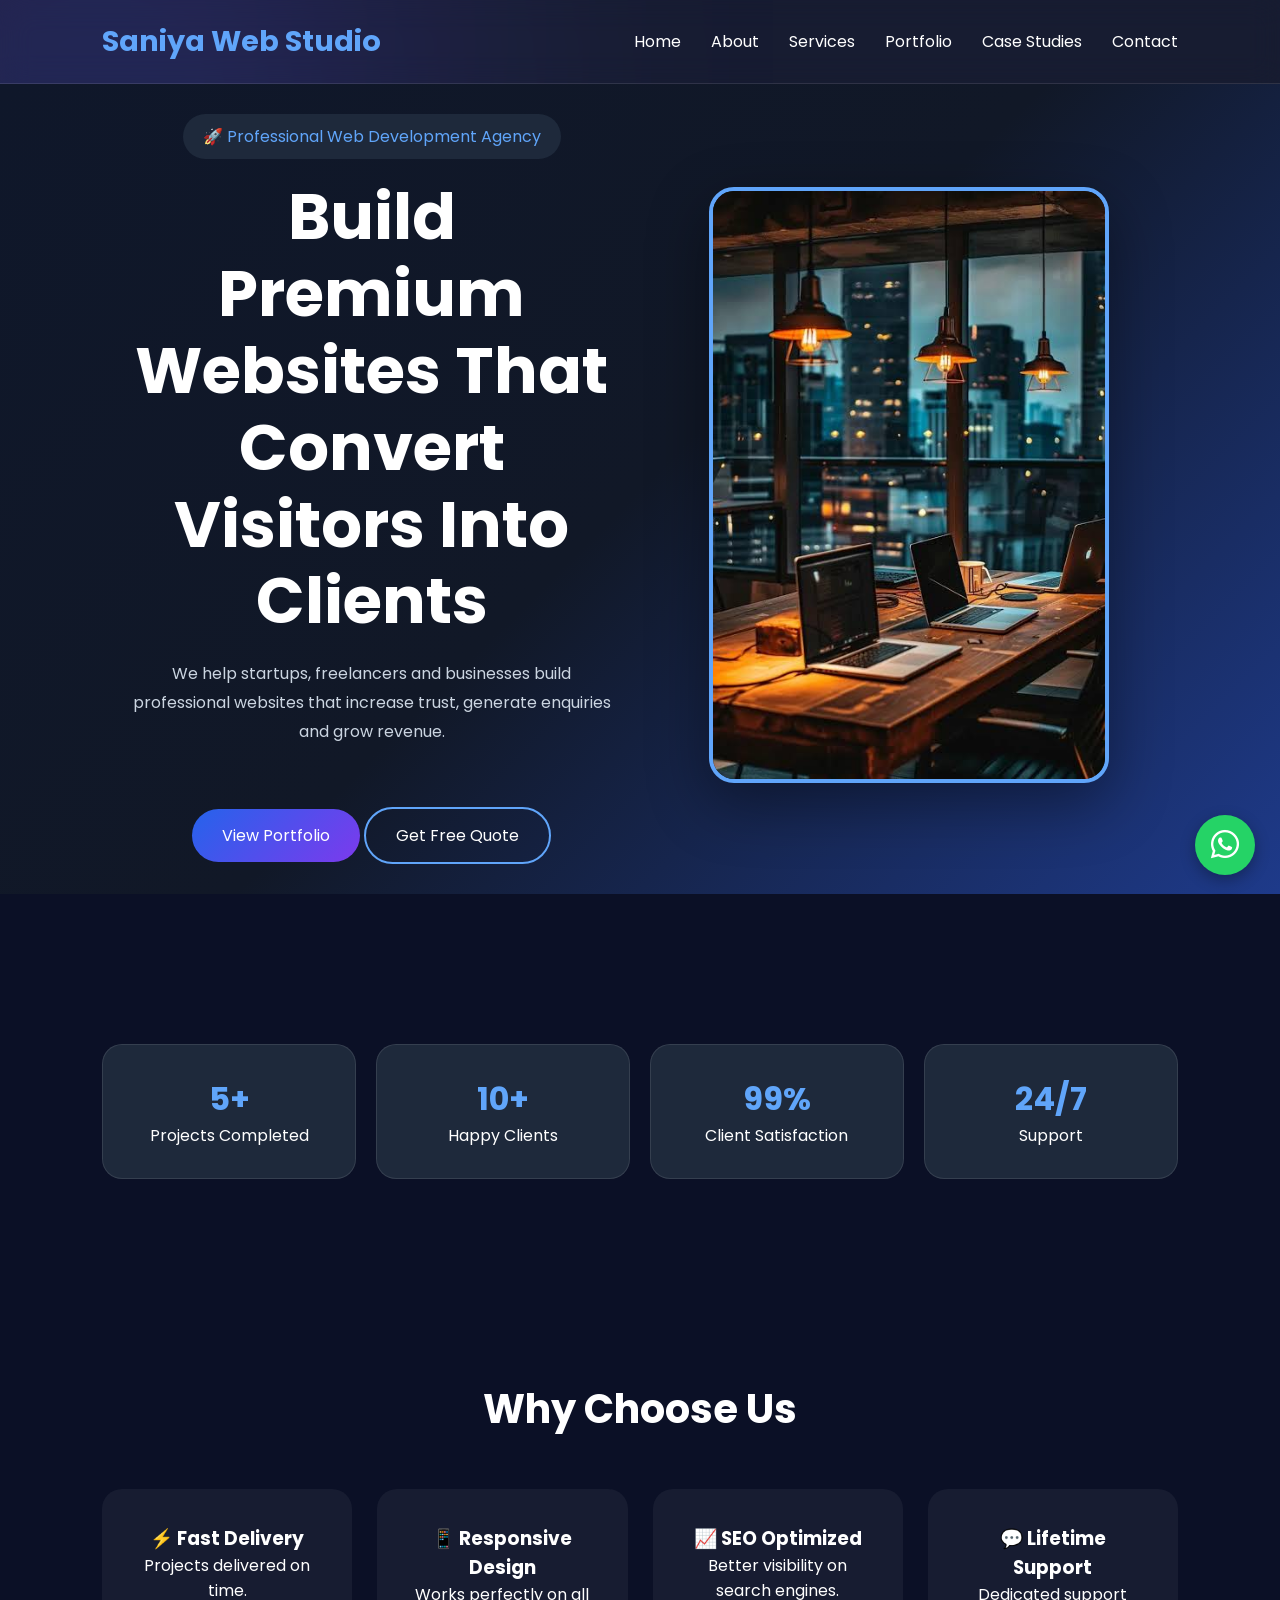
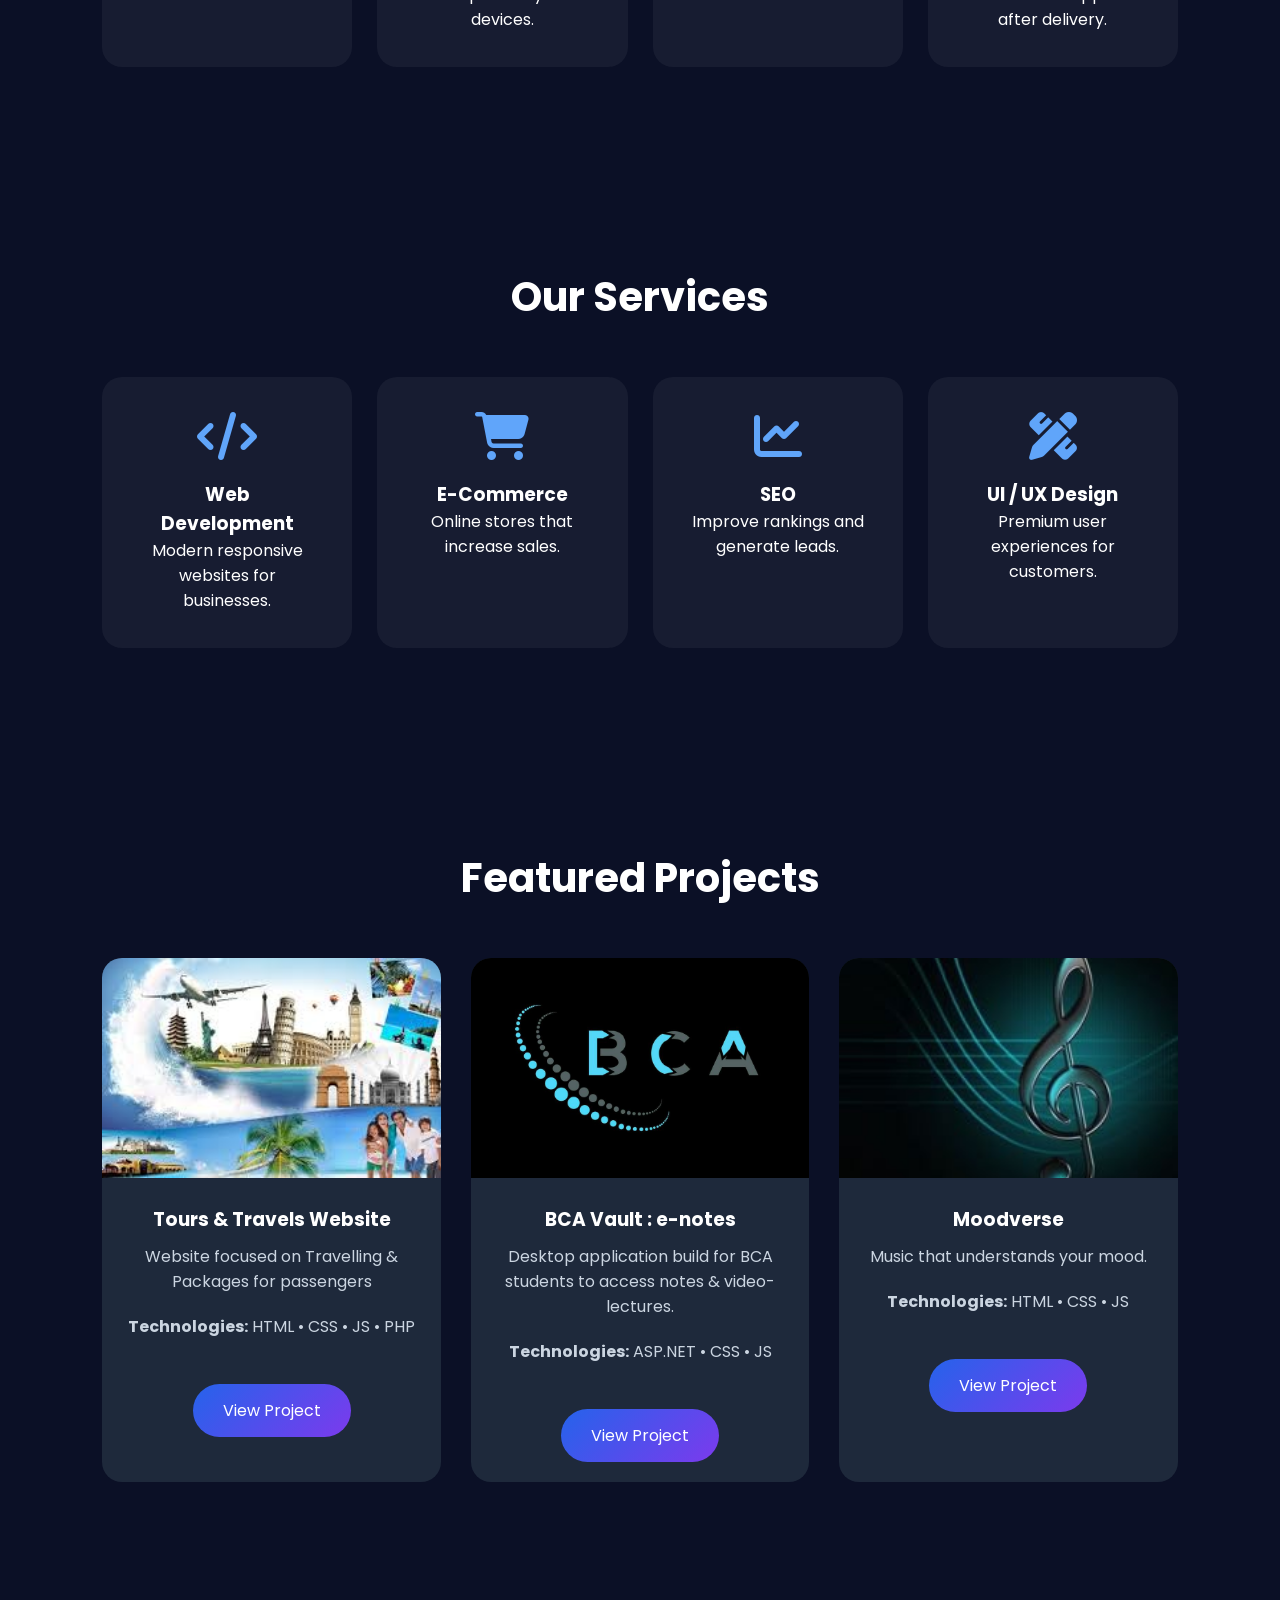
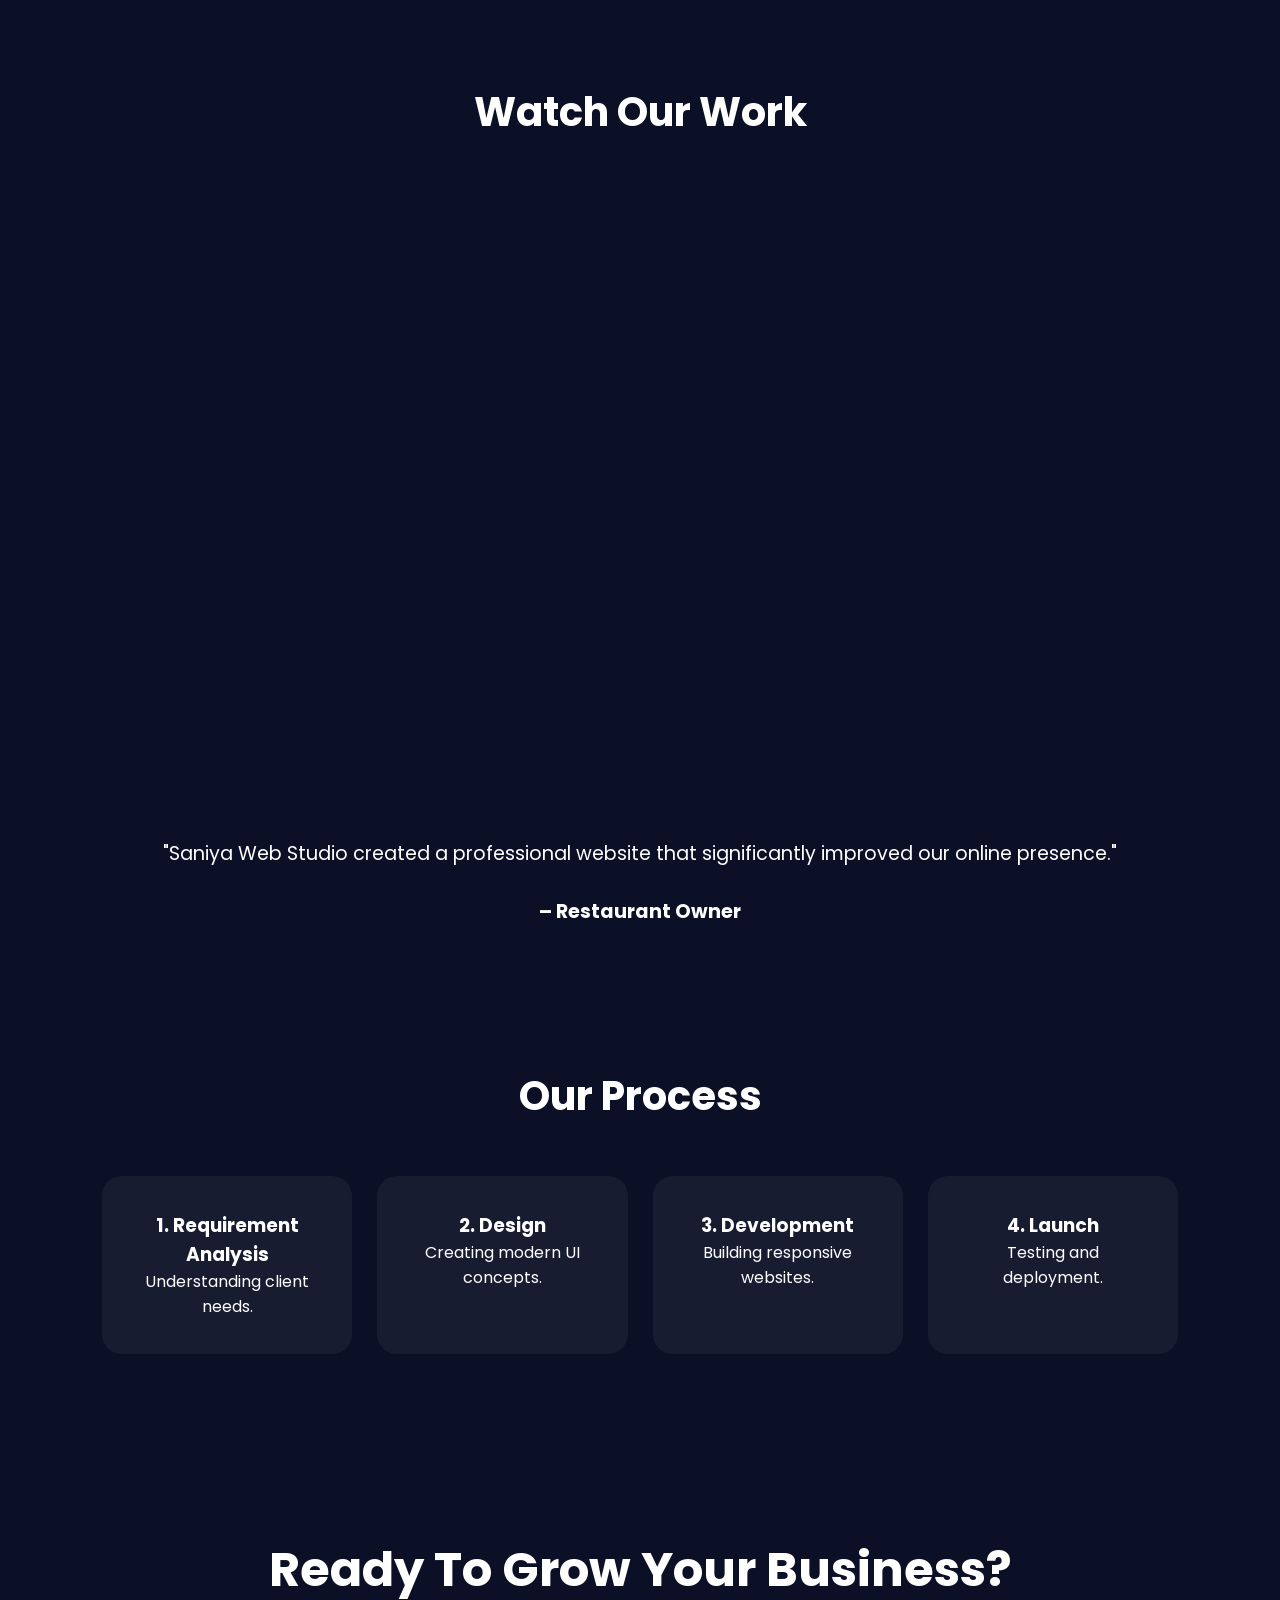
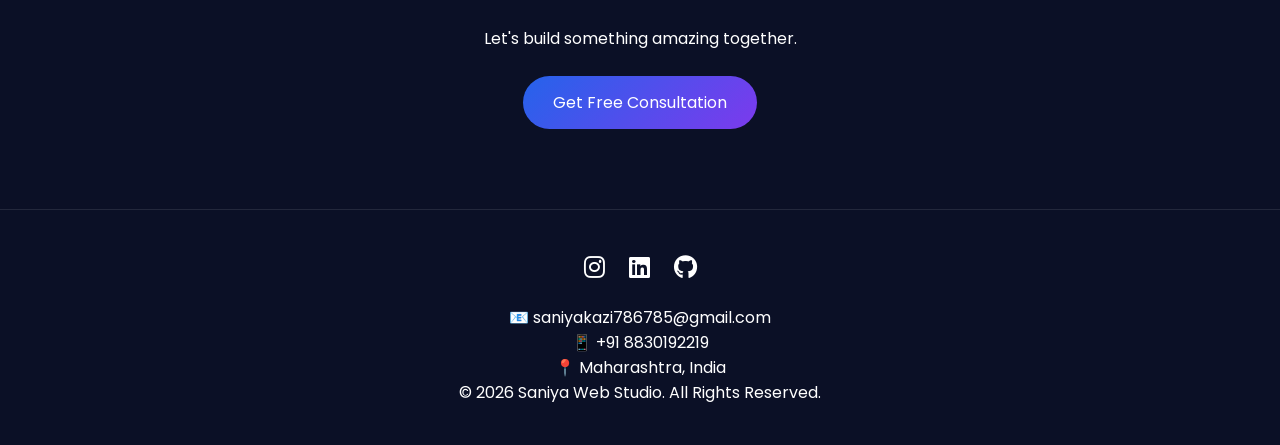
<file: index.html>
<!DOCTYPE html>
<html lang="en">
<head>
    <meta charset="UTF-8">
    <meta name="viewport" content="width=device-width, initial-scale=1.0">
    <meta name="description"
content="Professional Business Portfolio Website">

<meta name="keywords"
content="Portfolio, Web Development, SEO, Freelance">

<meta name="author"
content="Saniya Kazi">

    <!-- SEO -->
    <title>Saniya Web Studio | Professional Web Development Agency</title>
<!-- Force Cloudflare rebuild -->
    <!-- Google Analytics -->
    <script async src="https://www.googletagmanager.com/gtag/js?id=G-XXXXXXXXXX"></script>
    <script>
        window.dataLayer = window.dataLayer || [];
        function gtag(){dataLayer.push(arguments);}
        gtag('js', new Date());
        gtag('config', 'G-XXXXXXXXXX');
    </script>

    <link rel="stylesheet" href="style1.css">

    <link href="https://cdnjs.cloudflare.com/ajax/libs/font-awesome/6.5.1/css/all.min.css" rel="stylesheet">

<script type="application/ld+json">
{
 "@context":"https://schema.org",
 "@type":"Person",
 "name":"Your Name",
 "jobTitle":"Web Developer",
 "url":"https://yourwebsite.com",
 "email":"your@email.com"
}
</script>

</head>
<body>

<!-- NAVBAR -->
<header>
    <nav class="navbar">
        <div class="logo">Saniya Web Studio</div>

        <ul class="nav-links">
            <li><a href="index.html">Home</a></li>
            <li><a href="about.html">About</a></li>
            <li><a href="services.html">Services</a></li>
            <li><a href="portfolio.html">Portfolio</a></li>
            <li><a href="case-study.html">Case Studies</a></li>
            <li><a href="contact.html">Contact</a></li>
        </ul>
        
    </nav>
</header>

<!-- HERO -->
<section class="hero">

    <div class="hero-content">

        <div class="hero-text">

            <span class="tag">
                🚀 Professional Web Development Agency
            </span>

            <h1>
               Build Premium Websites
That Convert Visitors Into Clients
            </h1>

            <p>
                We help startups, freelancers and businesses
build professional websites that increase trust,
generate enquiries and grow revenue.
            </p>

            <div class="hero-buttons">

                <a href="portfolio.html" class="btn">
                    View Portfolio
                </a>

                <a href="contact.html" class="btn secondary-btn">
                    Get Free Quote
                </a>

            </div>

        </div>

        <div class="hero-image">

            <img src="images/dashboard.jpg" alt="Developer">

        </div>

    </div>

</section>
<section class="stats-section">

    <div class="stat-card">
        <h2>5+</h2>
        <p>Projects Completed</p>
    </div>

    <div class="stat-card">
        <h2>10+</h2>
        <p>Happy Clients</p>
    </div>

    <div class="stat-card">
        <h2>99%</h2>
        <p>Client Satisfaction</p>
    </div>

    <div class="stat-card">
        <h2>24/7</h2>
        <p>Support</p>
    </div>

</section>
<section>

    <h2 class="section-title">
        Why Choose Us
    </h2>

    <div class="service-grid">

        <div class="service-card">
            <h3>⚡ Fast Delivery</h3>
            <p>Projects delivered on time.</p>
        </div>

        <div class="service-card">
            <h3>📱 Responsive Design</h3>
            <p>Works perfectly on all devices.</p>
        </div>

        <div class="service-card">
            <h3>📈 SEO Optimized</h3>
            <p>Better visibility on search engines.</p>
        </div>

        <div class="service-card">
            <h3>💬 Lifetime Support</h3>
            <p>Dedicated support after delivery.</p>
        </div>

    </div>

</section>

<!-- SERVICES -->
<section class="services">

    <h2 class="section-title">Our Services</h2>

    <div class="service-grid">

        <div class="service-card">
            <i class="fa-solid fa-code"></i>
            <h3>Web Development</h3>
            <p>Modern responsive websites for businesses.</p>
        </div>

        <div class="service-card">
            <i class="fa-solid fa-cart-shopping"></i>
            <h3>E-Commerce</h3>
            <p>Online stores that increase sales.</p>
        </div>

        <div class="service-card">
            <i class="fa-solid fa-chart-line"></i>
            <h3>SEO</h3>
            <p>Improve rankings and generate leads.</p>
        </div>

        <div class="service-card">
            <i class="fa-solid fa-pen-ruler"></i>
            <h3>UI / UX Design</h3>
            <p>Premium user experiences for customers.</p>
        </div>

    </div>

</section>

<!-- FEATURED PROJECTS -->
<section class="projects">

    <h2 class="section-title">Featured Projects</h2>

    <div class="project-grid">

        <div class="project-card">
            <img src="images\tours_travels.jpg" alt="Project 1">
            <div class="project-info">
               <h3>Tours & Travels Website</h3>

<p>
 Website focused on Travelling & Packages for passengers
</p>

<p>
<strong>Technologies:</strong>
HTML • CSS • JS • PHP 
</p>

<a href="tours_travels.html" class="btn">
View Project
</a>
            </div>
        </div>

        <div class="project-card">
            <img src="images\bca1.jpg" alt="Project 2">
            <div class="project-info">
                <h3>BCA Vault : e-notes</h3>
                <p>
Desktop application build for BCA students to access notes & video-lectures.
</p>

<p>
<strong>Technologies:</strong>
ASP.NET • CSS • JS
</p>

<a href="BCA_Vault.html" class="btn">
View Project
</a>
            </div>
        </div>

        <div class="project-card">
            <img src="images\music.jpg" alt="Project 3">
            <div class="project-info">
                <h3>Moodverse</h3>
                <p>
Music that understands your mood.
</p>

<p>
<strong>Technologies:</strong>
HTML • CSS • JS
</p>

<a href="moodverse.html" class="btn">
View Project
</a>
            </div>
        </div>

    </div>

</section>

<!-- YOUTUBE VIDEO -->
<section class="video-section">

    <h2 class="section-title">Watch Our Work</h2>

    <iframe
        width="560"
        height="315"
        src="https://www.youtube.com/embed/2tdF13of8gs?si=Cxn4wZq8lUXxcrK4"
        title="YouTube video player"
        allowfullscreen>
    </iframe>

</section>

<!-- TESTIMONIALS -->
<div class="testimonial-slider">

    <div class="testimonial active">
        "Saniya Web Studio created a professional website that significantly improved our online presence."
        <br><br>
        <strong>– Restaurant Owner</strong>
    </div>

    <div class="testimonial">
        "The website was delivered before deadline and exceeded our expectations."
        <br><br>
        <strong>– E-Commerce Client</strong>
    </div>

    <div class="testimonial">
        "Our enquiries increased after launching the new website."
        <br><br>
        <strong>– Freelance Professional</strong>
    </div>

</div>

<section>

<h2 class="section-title">
Our Process
</h2>

<div class="service-grid">

<div class="service-card">
<h3>1. Requirement Analysis</h3>
<p>Understanding client needs.</p>
</div>

<div class="service-card">
<h3>2. Design</h3>
<p>Creating modern UI concepts.</p>
</div>

<div class="service-card">
<h3>3. Development</h3>
<p>Building responsive websites.</p>
</div>

<div class="service-card">
<h3>4. Launch</h3>
<p>Testing and deployment.</p>
</div>

</div>

</section>

<!-- CTA -->
<section class="cta">

    <h2>
        Ready To Grow Your Business?
    </h2>

    <p>
        Let's build something amazing together.
    </p>

    <a href="contact.html" class="btn">
        Get Free Consultation
    </a>

</section>

<!-- FOOTER -->
<footer>

    <div class="socials">


        <a href="https://www.instagram.com/itz.sanuu33?igsh=M2FmYW0yMnE4M292" target="_blank"><i class="fab fa-instagram"></i></a>

        <a href="https://www.linkedin.com/in/saniya-kazi03" target="_blank"><i class="fab fa-linkedin"></i></a>

        <a href="https://github.com/sanu0303" target="_blank"><i class="fab fa-github"></i></a>

    </div>
<div class="footer-contact">

    <p>
        📧 saniyakazi786785@gmail.com
    </p>

    <p>
        📱 +91 8830192219
    </p>

    <p>
        📍 Maharashtra, India
    </p>

</div>
    <p>© 2026 Saniya Web Studio. All Rights Reserved.</p>

</footer>

<script src="main.js"></script>


    <a href="https://wa.me/918830192219"
   class="whatsapp-float"
   target="_blank">

    <i class="fab fa-whatsapp"></i>

</a>

</body>
</html>
</file>
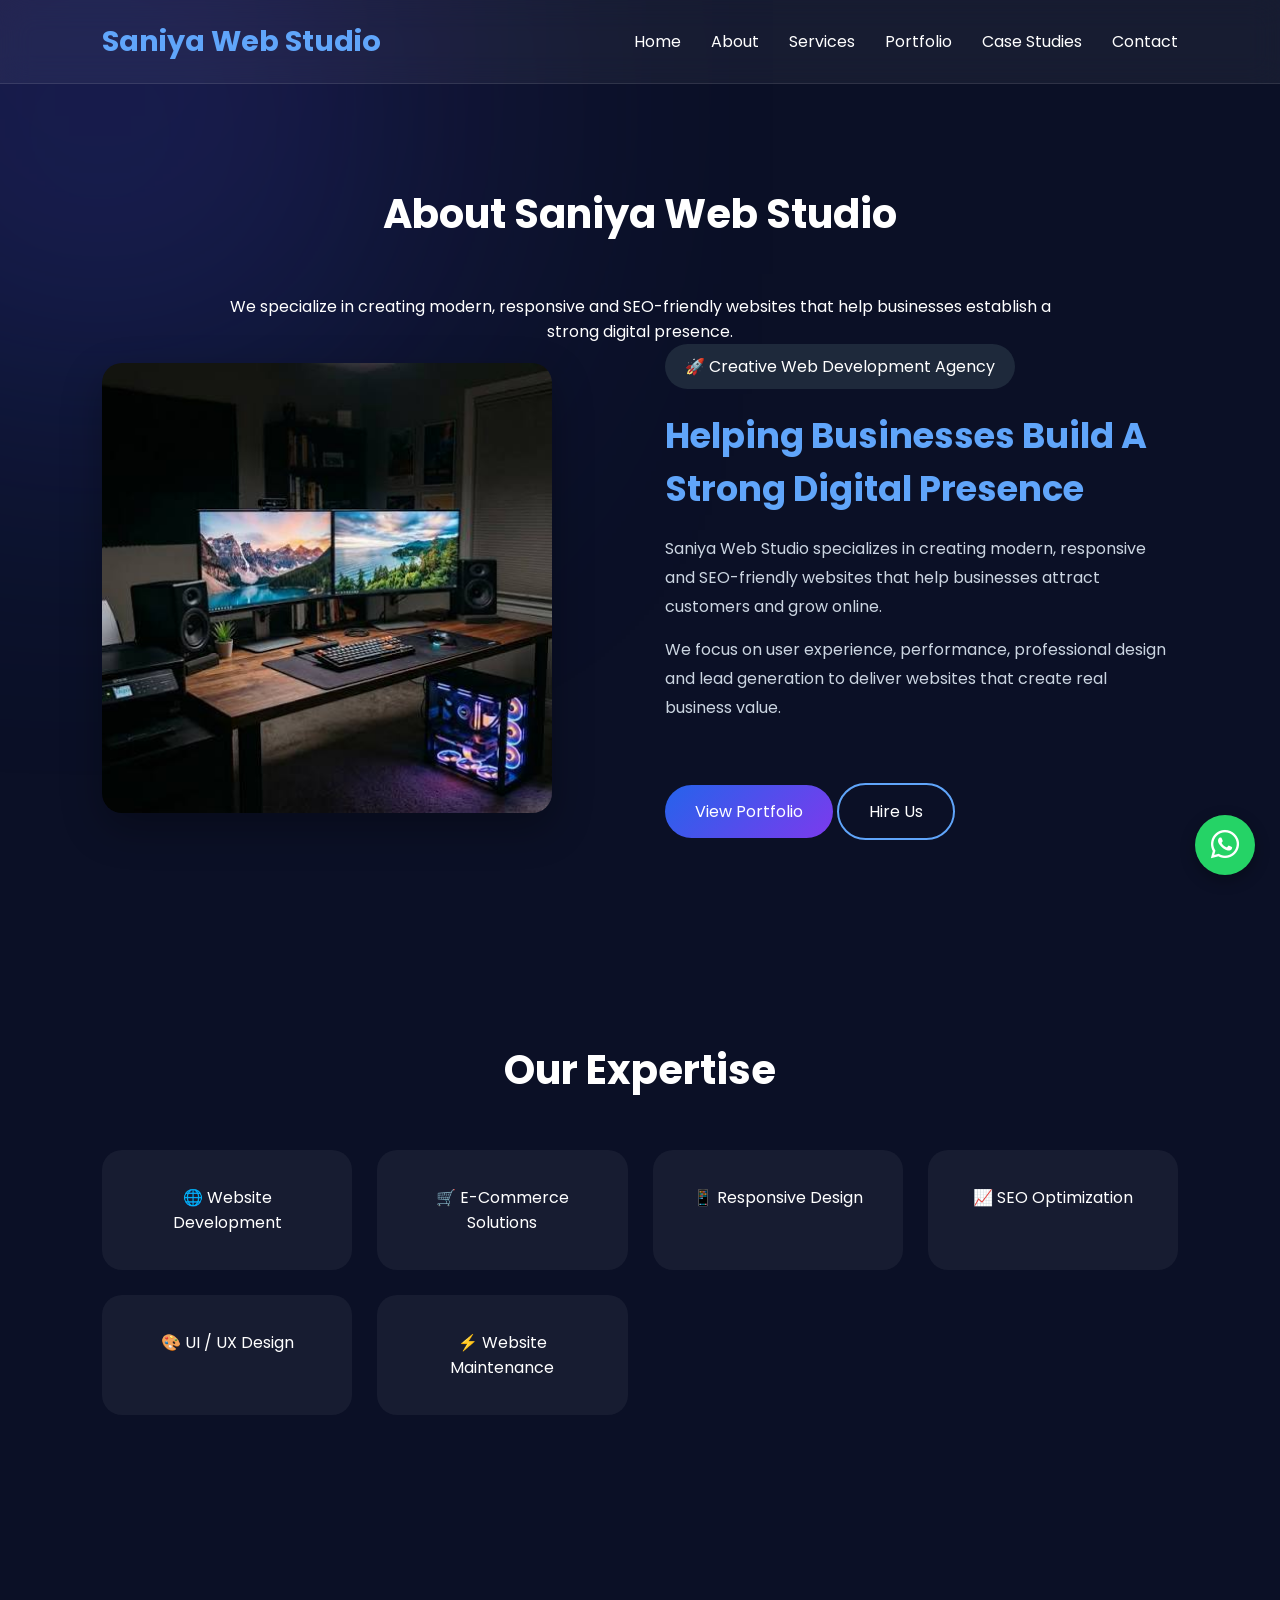
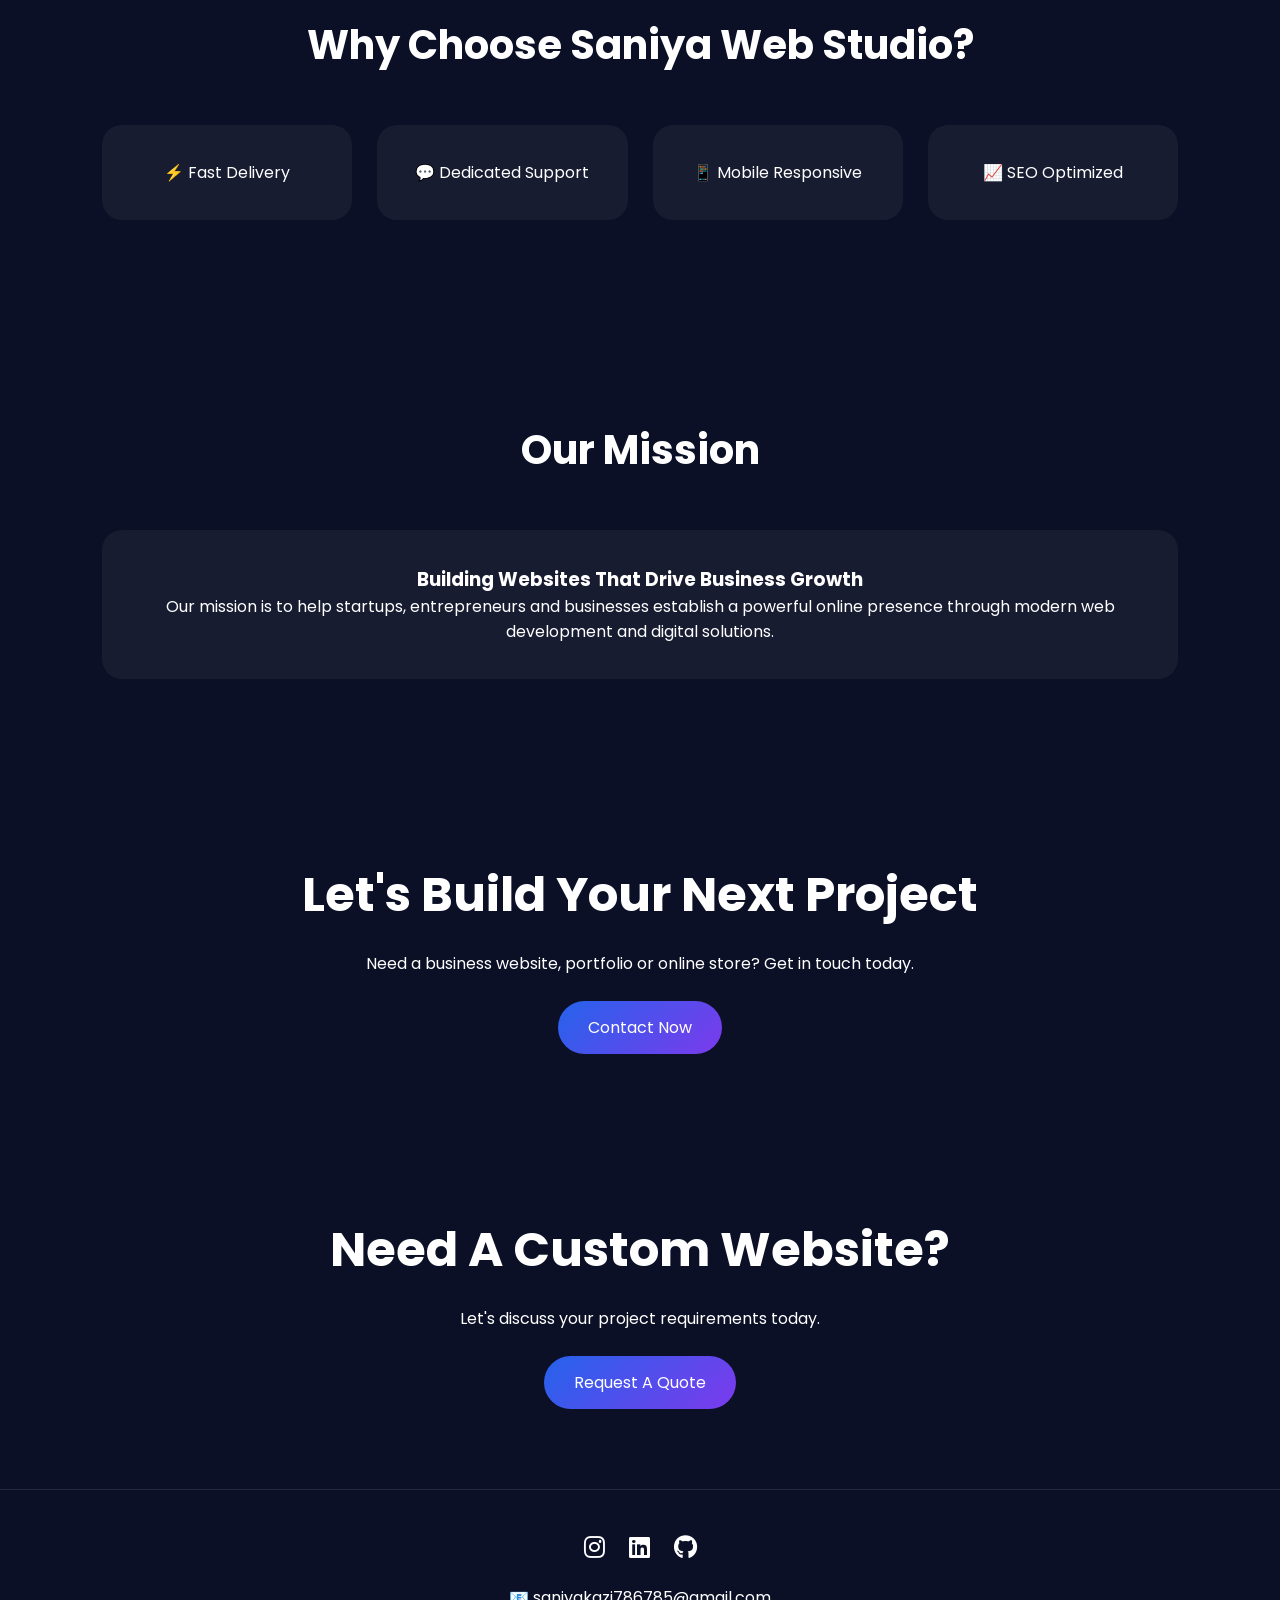
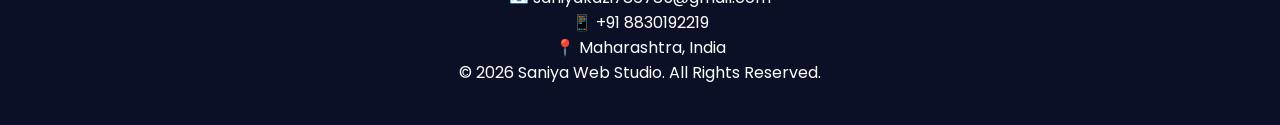
<file: about.html>
<!DOCTYPE html>
<html lang="en">

<head>
    <meta charset="UTF-8">
    <meta name="viewport" content="width=device-width, initial-scale=1.0">
    <meta name="description"
content="Professional Business Portfolio Website">

<meta name="keywords"
content="Portfolio, Web Development, SEO, Freelance">

<meta name="author"
content="Saniya Kazi">
    <title>About | Saniya Web Studio</title>

    <link rel="stylesheet" href="style1.css">

    <link href="https://cdnjs.cloudflare.com/ajax/libs/font-awesome/6.5.1/css/all.min.css" rel="stylesheet">
</head>

<body>

    <!-- Navbar Same as index.html -->

    <nav class="navbar">

        <div class="logo">Saniya Web Studio</div>

        <ul class="nav-links">
            <li><a href="index.html">Home</a></li>
            <li><a href="about.html">About</a></li>
            <li><a href="services.html">Services</a></li>
            <li><a href="portfolio.html">Portfolio</a></li>
            <li><a href="case-study.html">Case Studies</a></li>
            <li><a href="contact.html">Contact</a></li>
        </ul>

    </nav>

    <!-- About Section -->

   <section class="about-section">

    <h1 class="section-title">
        About Saniya Web Studio
    </h1>
<p style="text-align:center;max-width:850px;margin:auto;">
We specialize in creating modern, responsive and SEO-friendly
websites that help businesses establish a strong digital presence.
</p>
    <div class="about-container">

        <div class="about-image">
            <img src="images/laptop.jpg" alt="Web Development Agency">
        </div>

        <div class="about-content">

            <span class="tag">
                🚀 Creative Web Development Agency
            </span>

            <h2>
                Helping Businesses Build A Strong Digital Presence
            </h2>

            <p>
                Saniya Web Studio specializes in creating modern,
                responsive and SEO-friendly websites that help
                businesses attract customers and grow online.
            </p>

            <p>
                We focus on user experience, performance,
                professional design and lead generation to
                deliver websites that create real business value.
            </p>

            <div class="hero-buttons">

                <a href="portfolio.html" class="btn">
                    View Portfolio
                </a>

                <a href="contact.html" class="btn secondary-btn">
                    Hire Us
                </a>

            </div>

        </div>

    </div>

</section>

    <!-- Skills -->

   <section>

<h2 class="section-title">
Our Expertise
</h2>

<div class="service-grid">

<div class="service-card">
🌐 Website Development
</div>

<div class="service-card">
🛒 E-Commerce Solutions
</div>

<div class="service-card">
📱 Responsive Design
</div>

<div class="service-card">
📈 SEO Optimization
</div>

<div class="service-card">
🎨 UI / UX Design
</div>

<div class="service-card">
⚡ Website Maintenance
</div>

</div>

</section>

<section>

<h2 class="section-title">
Why Choose Saniya Web Studio?
</h2>

<div class="service-grid">

<div class="service-card">
⚡ Fast Delivery
</div>

<div class="service-card">
💬 Dedicated Support
</div>

<div class="service-card">
📱 Mobile Responsive
</div>

<div class="service-card">
📈 SEO Optimized
</div>

</div>

</section>

  <section>

<h2 class="section-title">
Our Mission
</h2>

<div class="service-card">

<h3>
Building Websites That Drive Business Growth
</h3>

<p>
Our mission is to help startups, entrepreneurs and
businesses establish a powerful online presence through
modern web development and digital solutions.
</p>

</div>

</section>

    <section class="cta">

<h2>
Let's Build Your Next Project
</h2>

<p>
Need a business website, portfolio or online store?
Get in touch today.
</p>

<a href="contact.html" class="btn">
Contact Now
</a>

</section>

      

    <a href="https://wa.me/918830192219"
   class="whatsapp-float"
   target="_blank">

    <i class="fab fa-whatsapp"></i>

</a>
<section class="cta">

<h2>
Need A Custom Website?
</h2>

<p>
Let's discuss your project requirements today.
</p>

<a href="contact.html" class="btn">
Request A Quote
</a>

</section>
<!-- FOOTER -->
<footer>

    <div class="socials">


        <a href="https://www.instagram.com/itz.sanuu33?igsh=M2FmYW0yMnE4M292" target="_blank"><i class="fab fa-instagram"></i></a>

        <a href="https://www.linkedin.com/in/saniya-kazi03" target="_blank"><i class="fab fa-linkedin"></i></a>

        <a href="https://github.com/sanu0303" target="_blank"><i class="fab fa-github"></i></a>

    </div>
    <div class="footer-contact">

    <p>
        📧 saniyakazi786785@gmail.com
    </p>

    <p>
        📱 +91 8830192219
    </p>

    <p>
        📍 Maharashtra, India
    </p>

</div>
    <p>© 2026 Saniya Web Studio. All Rights Reserved.</p>

</footer>
</body>

</html>
</file>
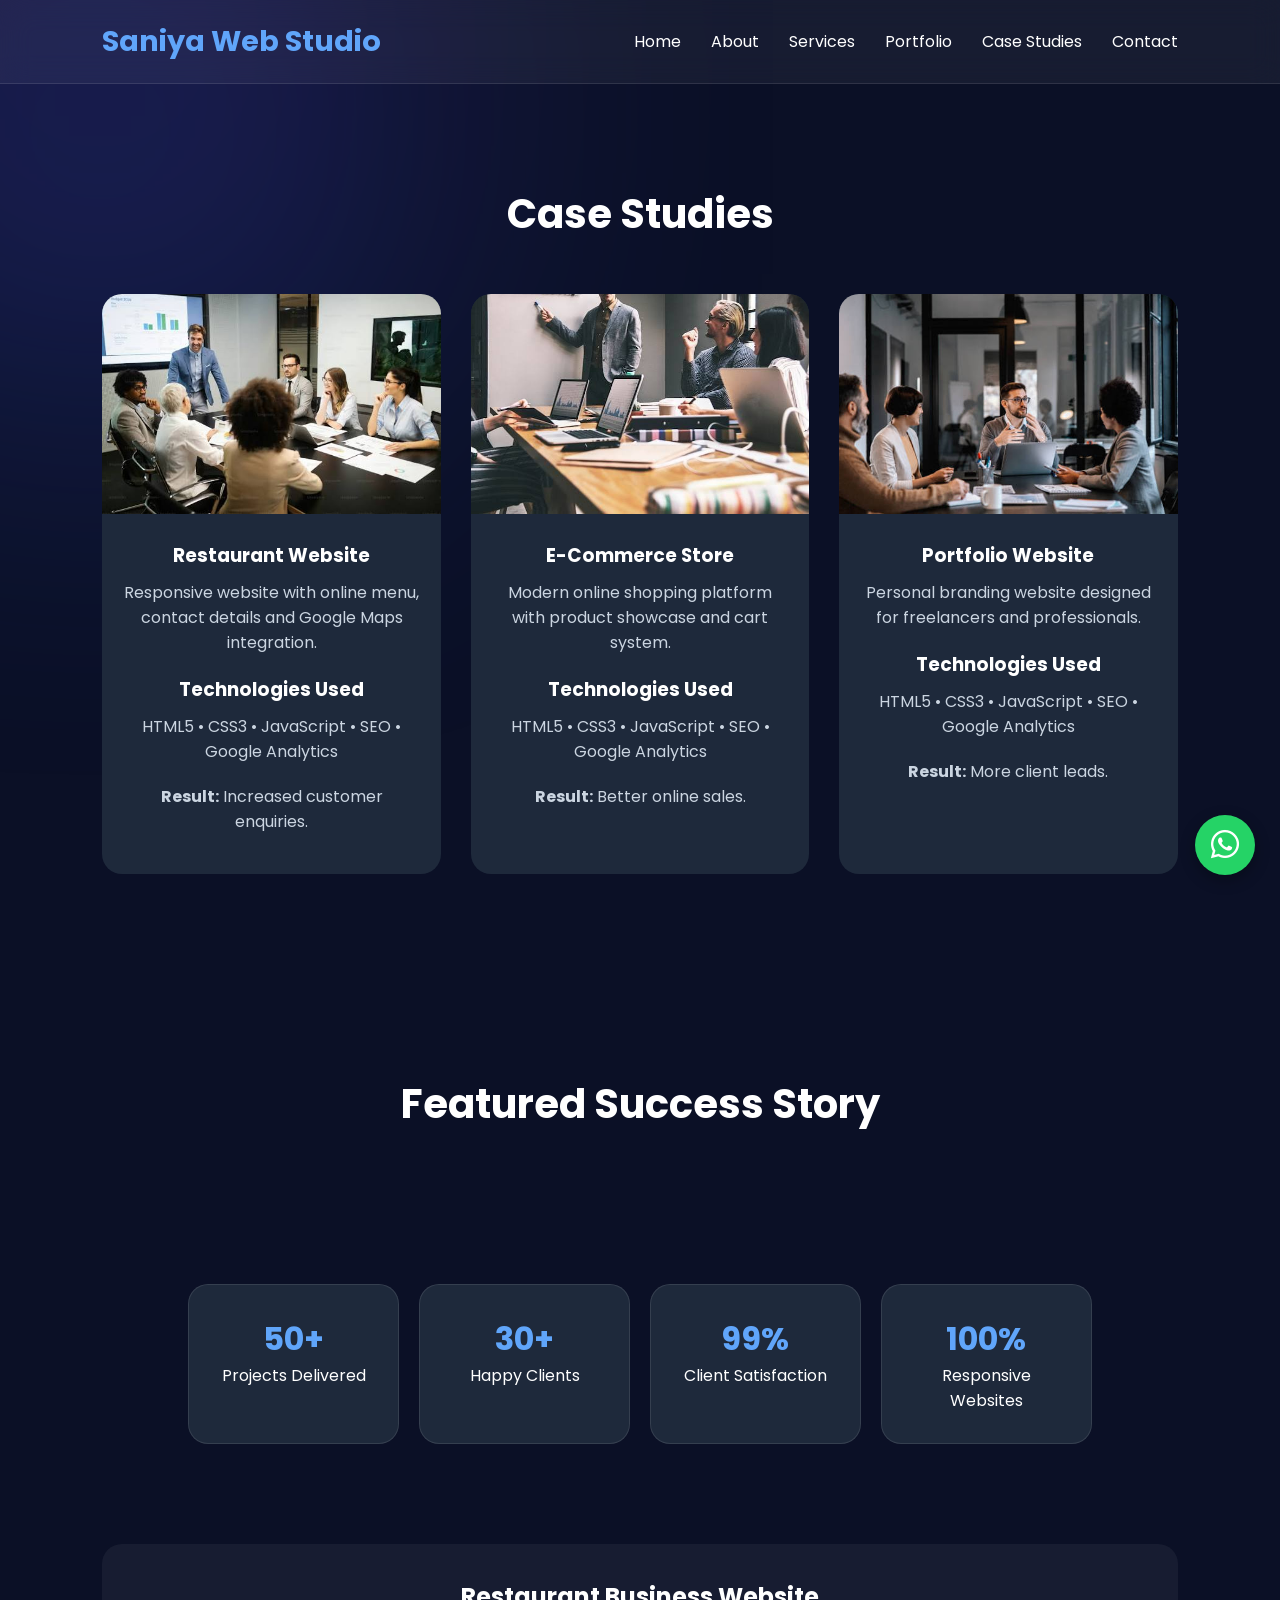
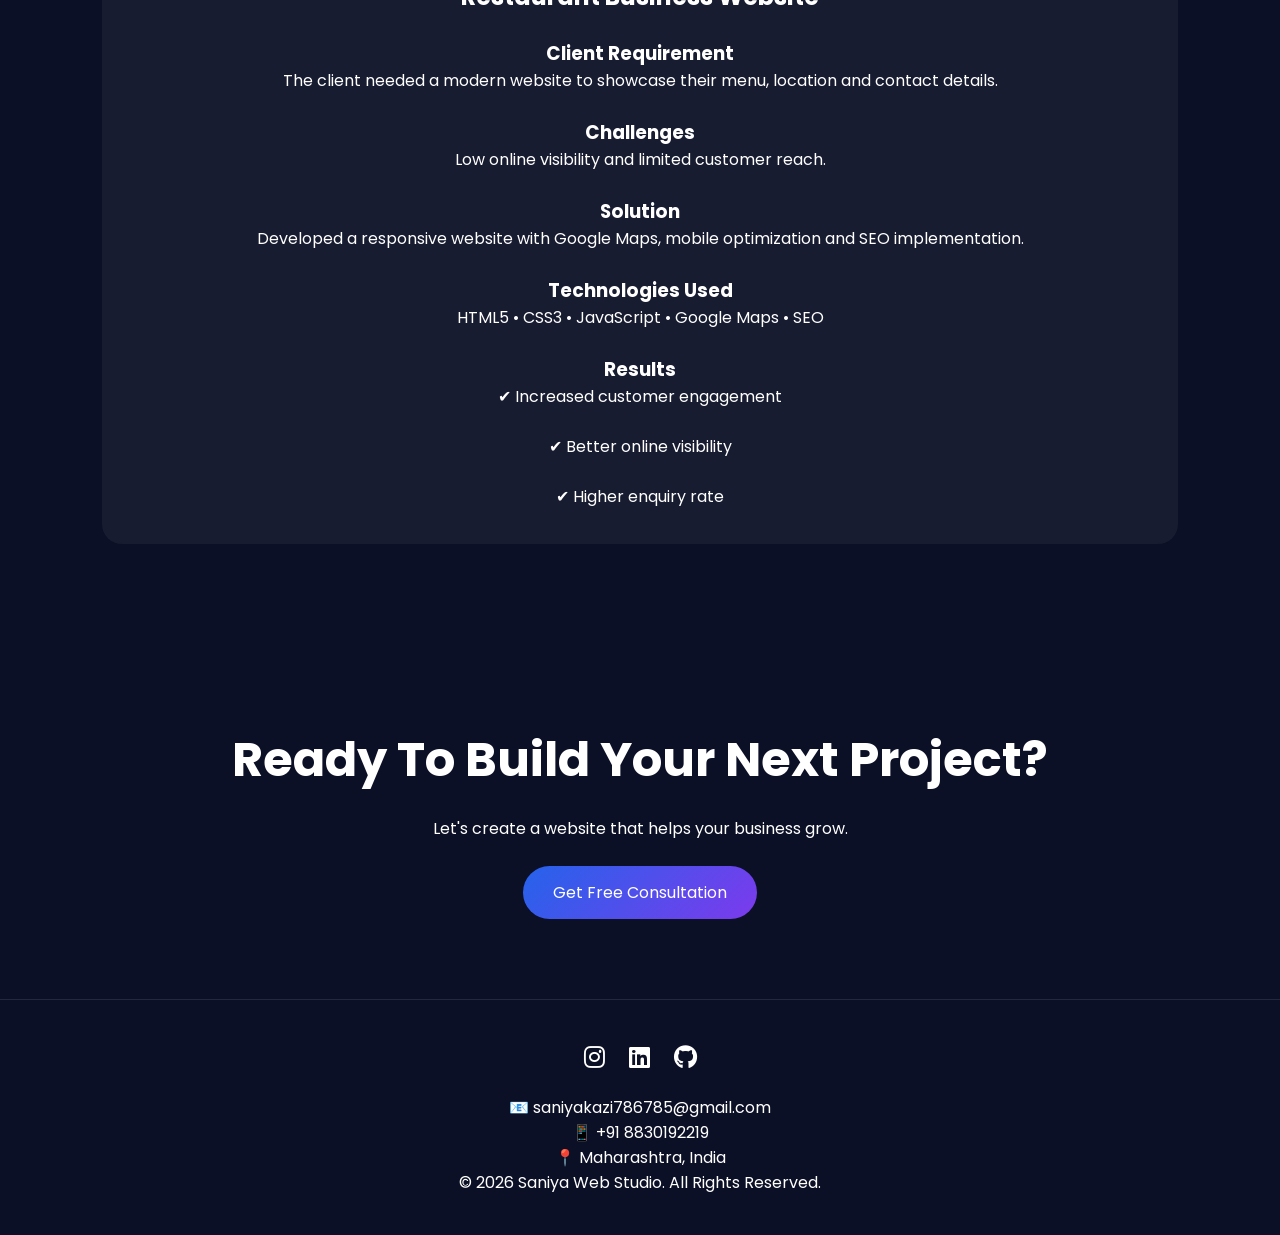
<file: case-study.html>
<!DOCTYPE html>
<html lang="en">
<head>
<meta charset="UTF-8">
<meta name="viewport" content="width=device-width, initial-scale=1.0">
<meta name="description"
content="Professional Business Portfolio Website">

<meta name="keywords"
content="Portfolio, Web Development, SEO, Freelance">

<meta name="author"
content="Saniya Kazi">
<title>Case Studies | Saniya Web Studio</title>
<link rel="stylesheet" href="style1.css">

<link rel="stylesheet" href="https://cdnjs.cloudflare.com/ajax/libs/font-awesome/6.5.1/css/all.min.css">
</head>

<body>

<nav class="navbar">
<div class="logo">Saniya Web Studio</div>

<ul class="nav-links">
<li><a href="index.html">Home</a></li>
<li><a href="about.html">About</a></li>
<li><a href="services.html">Services</a></li>
<li><a href="portfolio.html">Portfolio</a></li>
<li><a href="case-study.html">Case Studies</a></li>
<li><a href="contact.html">Contact</a></li>
</ul>
</nav>

<section>

<h1 class="section-title">
Case Studies
</h1>

<div class="project-grid">

    <div class="project-card">

        <img src="images/project1.jpg" alt="Restaurant Website">

        <div class="project-info">

            <h3>Restaurant Website</h3>

            <p>
                Responsive website with online menu,
                contact details and Google Maps integration.
            </p>
           <h3>Technologies Used</h3>

<p>
HTML5 • CSS3 • JavaScript • SEO • Google Analytics
</p>
            <p>
                <strong>Result:</strong> Increased customer enquiries.
            </p>

        </div>

    </div>

    <div class="project-card">

        <img src="images/project2.jpg" alt="Ecommerce">

        <div class="project-info">

            <h3>E-Commerce Store</h3>

            <p>
                Modern online shopping platform
                with product showcase and cart system.
            </p>
<h3>Technologies Used</h3>

<p>
HTML5 • CSS3 • JavaScript • SEO • Google Analytics
</p>
            <p>
                <strong>Result:</strong> Better online sales.
            </p>

        </div>

    </div>

    <div class="project-card">

        <img src="images/project3.jpg" alt="Portfolio">

        <div class="project-info">

            <h3>Portfolio Website</h3>

            <p>
                Personal branding website designed
                for freelancers and professionals.
            </p>
<h3>Technologies Used</h3>

<p>
HTML5 • CSS3 • JavaScript • SEO • Google Analytics
</p>
            <p>
                <strong>Result:</strong> More client leads.
            </p>

        </div>

    </div>

</div>

</section>

<section>

<h2 class="section-title">
Featured Success Story
</h2>
<section class="stats-section">

    <div class="stat-card">
        <h2>50+</h2>
        <p>Projects Delivered</p>
    </div>

    <div class="stat-card">
        <h2>30+</h2>
        <p>Happy Clients</p>
    </div>

    <div class="stat-card">
        <h2>99%</h2>
        <p>Client Satisfaction</p>
    </div>

    <div class="stat-card">
        <h2>100%</h2>
        <p>Responsive Websites</p>
    </div>

</section>
<div class="service-card">

<h2>Restaurant Business Website</h2>

<br>

<h3>Client Requirement</h3>

<p>
The client needed a modern website to showcase
their menu, location and contact details.
</p>

<br>

<h3>Challenges</h3>

<p>
Low online visibility and limited customer reach.
</p>

<br>

<h3>Solution</h3>

<p>
Developed a responsive website with Google Maps,
mobile optimization and SEO implementation.
</p>

<br>

<h3>Technologies Used</h3>

<p>
HTML5 • CSS3 • JavaScript • Google Maps • SEO
</p>

<br>

<h3>Results</h3>

<p>
✔ Increased customer engagement

<br><br>

✔ Better online visibility

<br><br>

✔ Higher enquiry rate
</p>

</div>

</section>

    <a href="https://wa.me/918830192219"
   class="whatsapp-float"
   target="_blank">

    <i class="fab fa-whatsapp"></i>

</a>

<section class="cta">

<h2>
Ready To Build Your Next Project?
</h2>

<p>
Let's create a website that helps your business grow.
</p>

<a href="contact.html" class="btn">
Get Free Consultation
</a>

</section>
<!-- FOOTER -->
<footer>

    <div class="socials">


        <a href="https://www.instagram.com/itz.sanuu33?igsh=M2FmYW0yMnE4M292" target="_blank"><i class="fab fa-instagram"></i></a>

        <a href="https://www.linkedin.com/in/saniya-kazi03" target="_blank"><i class="fab fa-linkedin"></i></a>

        <a href="https://github.com/sanu0303" target="_blank"><i class="fab fa-github"></i></a>

    </div>
<div class="footer-contact">

    <p>
        📧 saniyakazi786785@gmail.com
    </p>

    <p>
        📱 +91 8830192219
    </p>

    <p>
        📍 Maharashtra, India
    </p>

</div>
    <p>© 2026 Saniya Web Studio. All Rights Reserved.</p>

</footer>
</body>
</html>
</file>
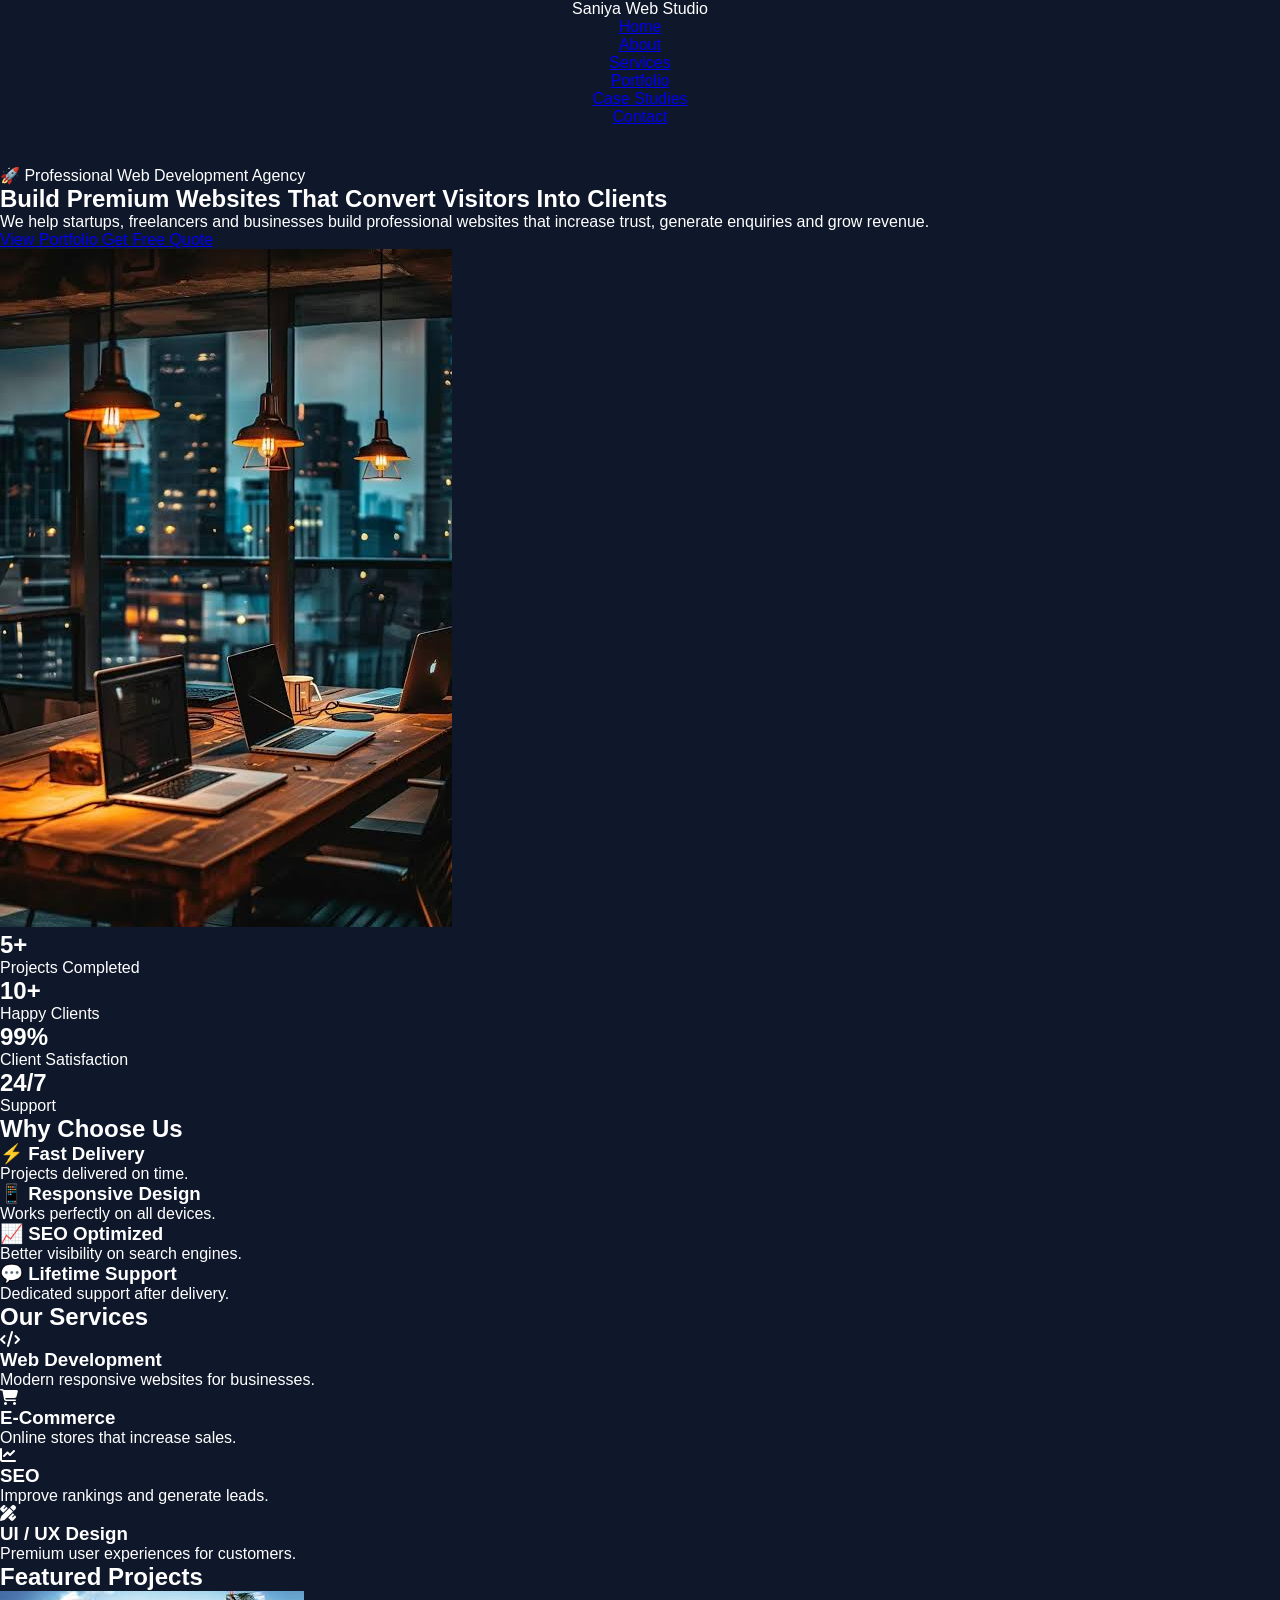
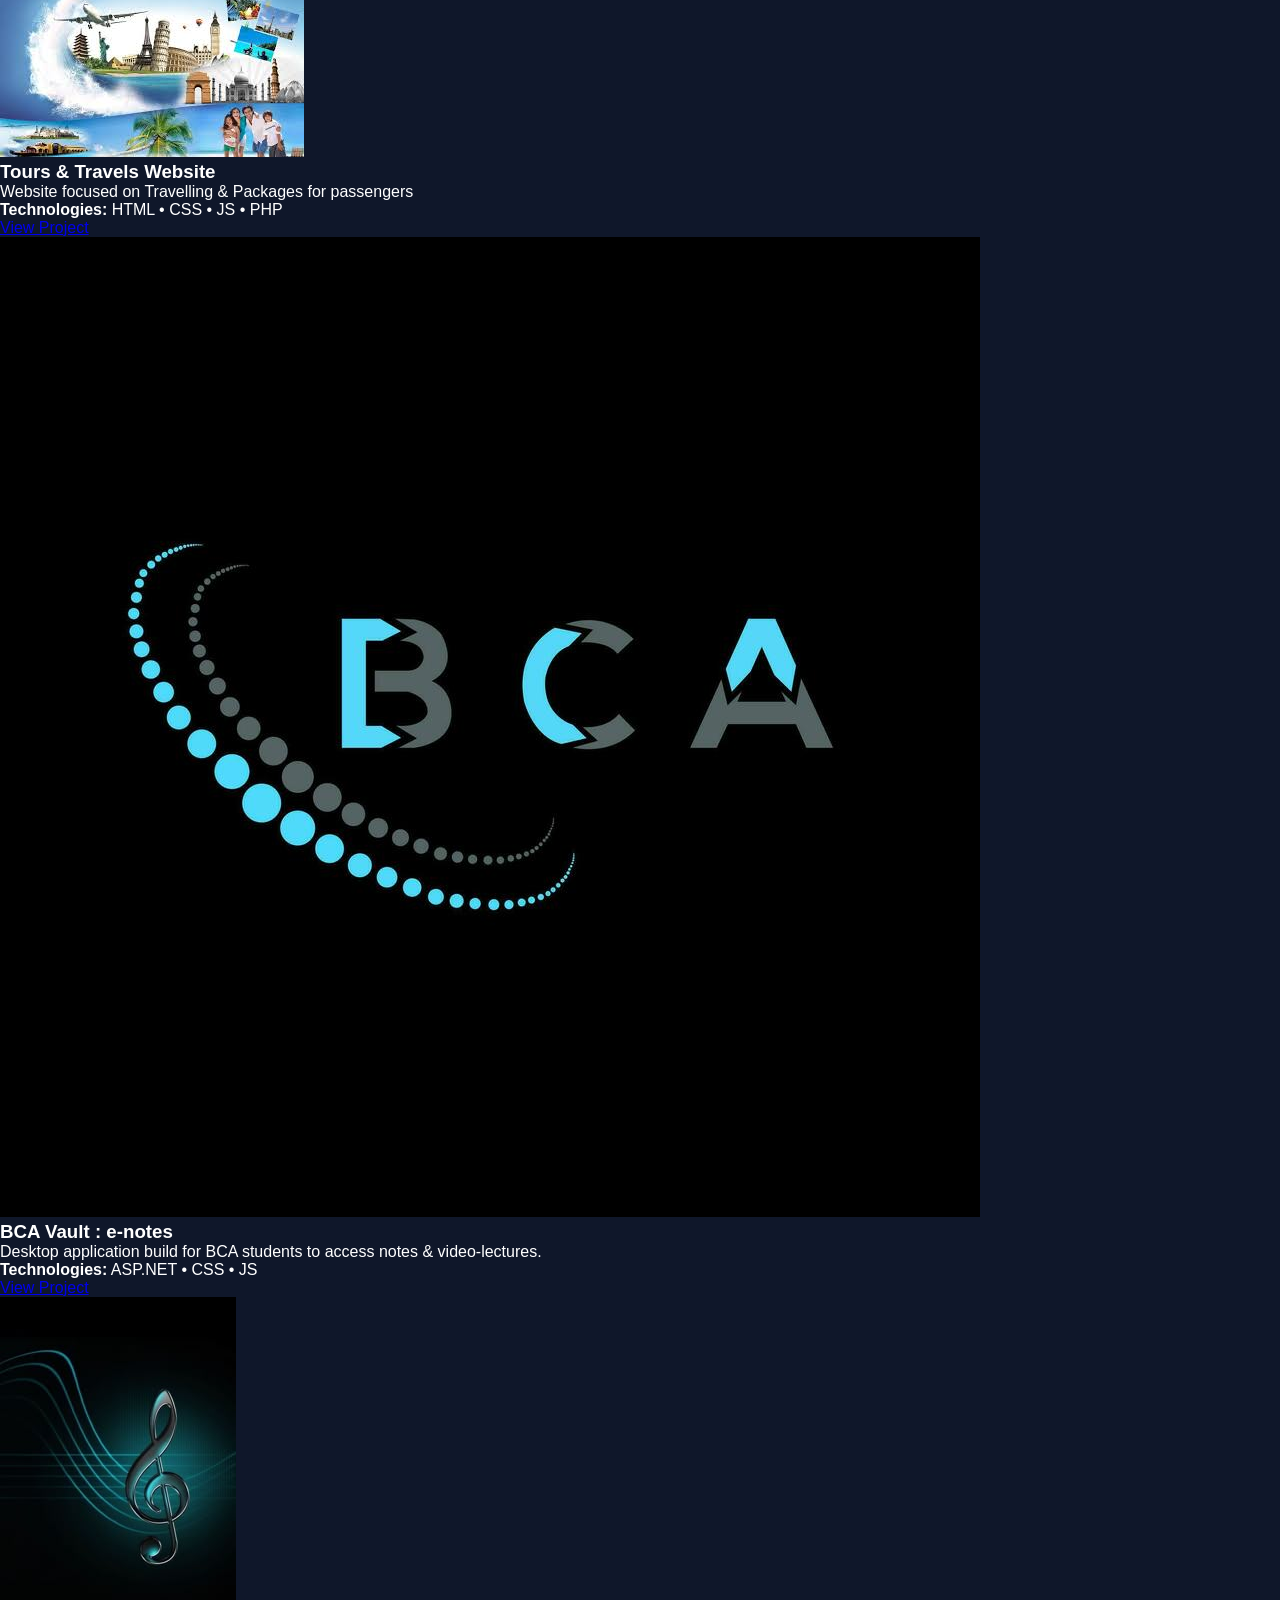
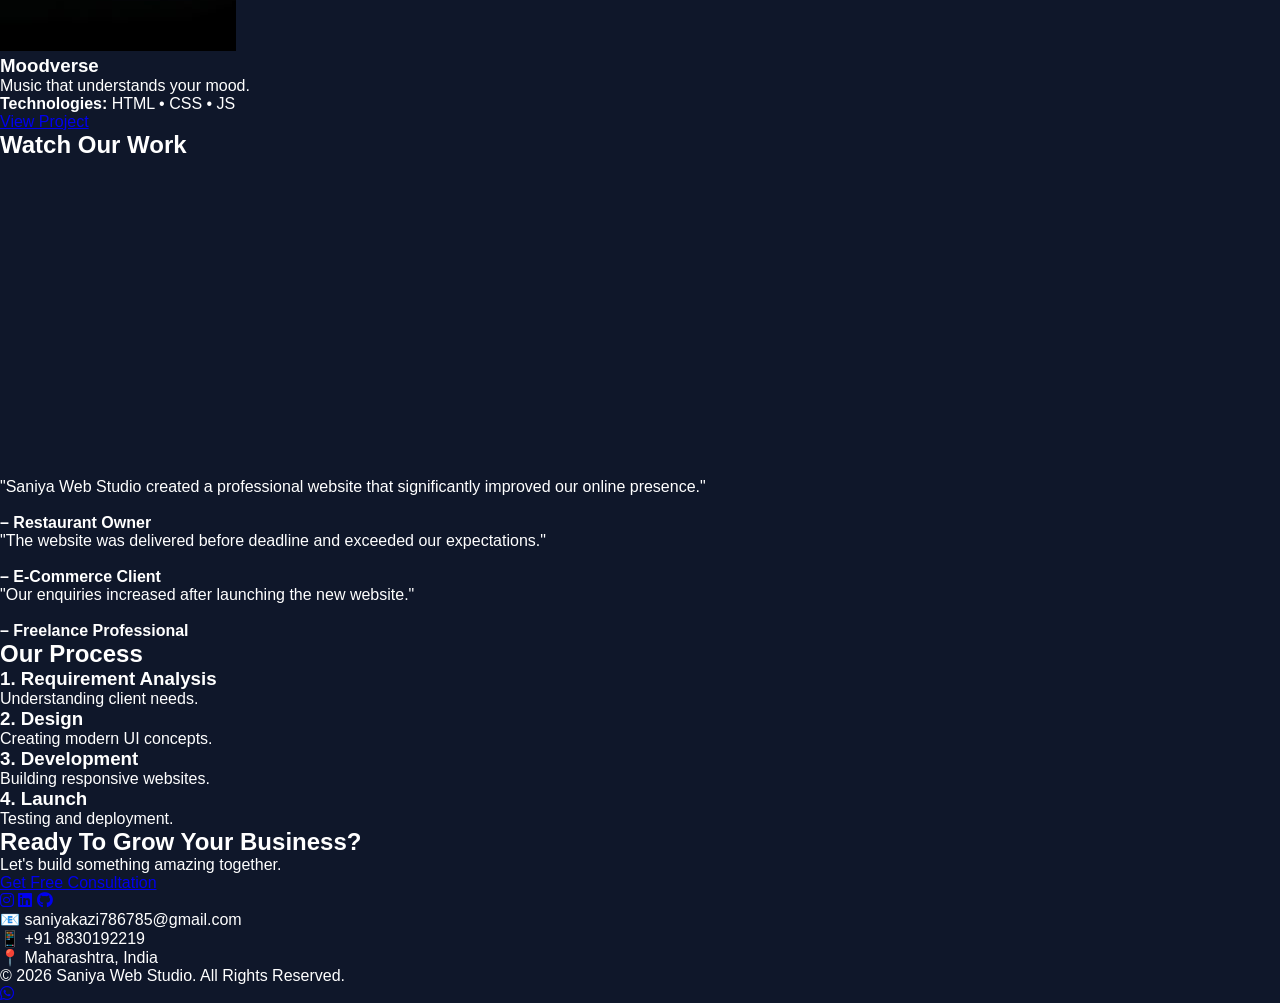
<file: index1.html>
<!DOCTYPE html>
<html lang="en">
<head>
    <meta charset="UTF-8">
    <meta name="viewport" content="width=device-width, initial-scale=1.0">
    <meta name="description"
content="Professional Business Portfolio Website">

<meta name="keywords"
content="Portfolio, Web Development, SEO, Freelance">

<meta name="author"
content="Saniya Kazi">

    <!-- SEO -->
    <title>Saniya Web Studio | Professional Web Development Agency</title>

    <!-- Google Analytics -->
    <script async src="https://www.googletagmanager.com/gtag/js?id=G-XXXXXXXXXX"></script>
    <script>
        window.dataLayer = window.dataLayer || [];
        function gtag(){dataLayer.push(arguments);}
        gtag('js', new Date());
        gtag('config', 'G-XXXXXXXXXX');
    </script>

    <link rel="stylesheet" href="style.css">

    <link href="https://cdnjs.cloudflare.com/ajax/libs/font-awesome/6.5.1/css/all.min.css" rel="stylesheet">

<script type="application/ld+json">
{
 "@context":"https://schema.org",
 "@type":"Person",
 "name":"Your Name",
 "jobTitle":"Web Developer",
 "url":"https://yourwebsite.com",
 "email":"your@email.com"
}
</script>

</head>
<body>

<!-- NAVBAR -->
<header>
    <nav class="navbar">
        <div class="logo">Saniya Web Studio</div>

        <ul class="nav-links">
            <li><a href="index.html">Home</a></li>
            <li><a href="about.html">About</a></li>
            <li><a href="services.html">Services</a></li>
            <li><a href="portfolio.html">Portfolio</a></li>
            <li><a href="case-study.html">Case Studies</a></li>
            <li><a href="contact.html">Contact</a></li>
        </ul>
        
    </nav>
</header>

<!-- HERO -->
<section class="hero">

    <div class="hero-content">

        <div class="hero-text">

            <span class="tag">
                🚀 Professional Web Development Agency
            </span>

            <h1>
               Build Premium Websites
That Convert Visitors Into Clients
            </h1>

            <p>
                We help startups, freelancers and businesses
build professional websites that increase trust,
generate enquiries and grow revenue.
            </p>

            <div class="hero-buttons">

                <a href="portfolio.html" class="btn">
                    View Portfolio
                </a>

                <a href="contact.html" class="btn secondary-btn">
                    Get Free Quote
                </a>

            </div>

        </div>

        <div class="hero-image">

            <img src="images/dashboard.jpg" alt="Developer">

        </div>

    </div>

</section>
<section class="stats-section">

    <div class="stat-card">
        <h2>5+</h2>
        <p>Projects Completed</p>
    </div>

    <div class="stat-card">
        <h2>10+</h2>
        <p>Happy Clients</p>
    </div>

    <div class="stat-card">
        <h2>99%</h2>
        <p>Client Satisfaction</p>
    </div>

    <div class="stat-card">
        <h2>24/7</h2>
        <p>Support</p>
    </div>

</section>
<section>

    <h2 class="section-title">
        Why Choose Us
    </h2>

    <div class="service-grid">

        <div class="service-card">
            <h3>⚡ Fast Delivery</h3>
            <p>Projects delivered on time.</p>
        </div>

        <div class="service-card">
            <h3>📱 Responsive Design</h3>
            <p>Works perfectly on all devices.</p>
        </div>

        <div class="service-card">
            <h3>📈 SEO Optimized</h3>
            <p>Better visibility on search engines.</p>
        </div>

        <div class="service-card">
            <h3>💬 Lifetime Support</h3>
            <p>Dedicated support after delivery.</p>
        </div>

    </div>

</section>

<!-- SERVICES -->
<section class="services">

    <h2 class="section-title">Our Services</h2>

    <div class="service-grid">

        <div class="service-card">
            <i class="fa-solid fa-code"></i>
            <h3>Web Development</h3>
            <p>Modern responsive websites for businesses.</p>
        </div>

        <div class="service-card">
            <i class="fa-solid fa-cart-shopping"></i>
            <h3>E-Commerce</h3>
            <p>Online stores that increase sales.</p>
        </div>

        <div class="service-card">
            <i class="fa-solid fa-chart-line"></i>
            <h3>SEO</h3>
            <p>Improve rankings and generate leads.</p>
        </div>

        <div class="service-card">
            <i class="fa-solid fa-pen-ruler"></i>
            <h3>UI / UX Design</h3>
            <p>Premium user experiences for customers.</p>
        </div>

    </div>

</section>

<!-- FEATURED PROJECTS -->
<section class="projects">

    <h2 class="section-title">Featured Projects</h2>

    <div class="project-grid">

        <div class="project-card">
            <img src="images\tours_travels.jpg" alt="Project 1">
            <div class="project-info">
               <h3>Tours & Travels Website</h3>

<p>
 Website focused on Travelling & Packages for passengers
</p>

<p>
<strong>Technologies:</strong>
HTML • CSS • JS • PHP 
</p>

<a href="tours_travels.html" class="btn">
View Project
</a>
            </div>
        </div>

        <div class="project-card">
            <img src="images\bca1.jpg" alt="Project 2">
            <div class="project-info">
                <h3>BCA Vault : e-notes</h3>
                <p>
Desktop application build for BCA students to access notes & video-lectures.
</p>

<p>
<strong>Technologies:</strong>
ASP.NET • CSS • JS
</p>

<a href="BCA_Vault.html" class="btn">
View Project
</a>
            </div>
        </div>

        <div class="project-card">
            <img src="images\music.jpg" alt="Project 3">
            <div class="project-info">
                <h3>Moodverse</h3>
                <p>
Music that understands your mood.
</p>

<p>
<strong>Technologies:</strong>
HTML • CSS • JS
</p>

<a href="MoodVerse\index.html" class="btn">
View Project
</a>
            </div>
        </div>

    </div>

</section>

<!-- YOUTUBE VIDEO -->
<section class="video-section">

    <h2 class="section-title">Watch Our Work</h2>

    <iframe
        width="560"
        height="315"
        src="https://www.youtube.com/embed/2tdF13of8gs?si=Cxn4wZq8lUXxcrK4"
        title="YouTube video player"
        allowfullscreen>
    </iframe>

</section>

<!-- TESTIMONIALS -->
<div class="testimonial-slider">

    <div class="testimonial active">
        "Saniya Web Studio created a professional website that significantly improved our online presence."
        <br><br>
        <strong>– Restaurant Owner</strong>
    </div>

    <div class="testimonial">
        "The website was delivered before deadline and exceeded our expectations."
        <br><br>
        <strong>– E-Commerce Client</strong>
    </div>

    <div class="testimonial">
        "Our enquiries increased after launching the new website."
        <br><br>
        <strong>– Freelance Professional</strong>
    </div>

</div>

<section>

<h2 class="section-title">
Our Process
</h2>

<div class="service-grid">

<div class="service-card">
<h3>1. Requirement Analysis</h3>
<p>Understanding client needs.</p>
</div>

<div class="service-card">
<h3>2. Design</h3>
<p>Creating modern UI concepts.</p>
</div>

<div class="service-card">
<h3>3. Development</h3>
<p>Building responsive websites.</p>
</div>

<div class="service-card">
<h3>4. Launch</h3>
<p>Testing and deployment.</p>
</div>

</div>

</section>

<!-- CTA -->
<section class="cta">

    <h2>
        Ready To Grow Your Business?
    </h2>

    <p>
        Let's build something amazing together.
    </p>

    <a href="contact.html" class="btn">
        Get Free Consultation
    </a>

</section>

<!-- FOOTER -->
<footer>

    <div class="socials">


        <a href="https://www.instagram.com/itz.sanuu33?igsh=M2FmYW0yMnE4M292" target="_blank"><i class="fab fa-instagram"></i></a>

        <a href="https://www.linkedin.com/in/saniya-kazi03" target="_blank"><i class="fab fa-linkedin"></i></a>

        <a href="https://github.com/sanu0303" target="_blank"><i class="fab fa-github"></i></a>

    </div>
<div class="footer-contact">

    <p>
        📧 saniyakazi786785@gmail.com
    </p>

    <p>
        📱 +91 8830192219
    </p>

    <p>
        📍 Maharashtra, India
    </p>

</div>
    <p>© 2026 Saniya Web Studio. All Rights Reserved.</p>

</footer>

<script src="main.js"></script>


    <a href="https://wa.me/918830192219"
   class="whatsapp-float"
   target="_blank">

    <i class="fab fa-whatsapp"></i>

</a>

</body>
</html>
</file>
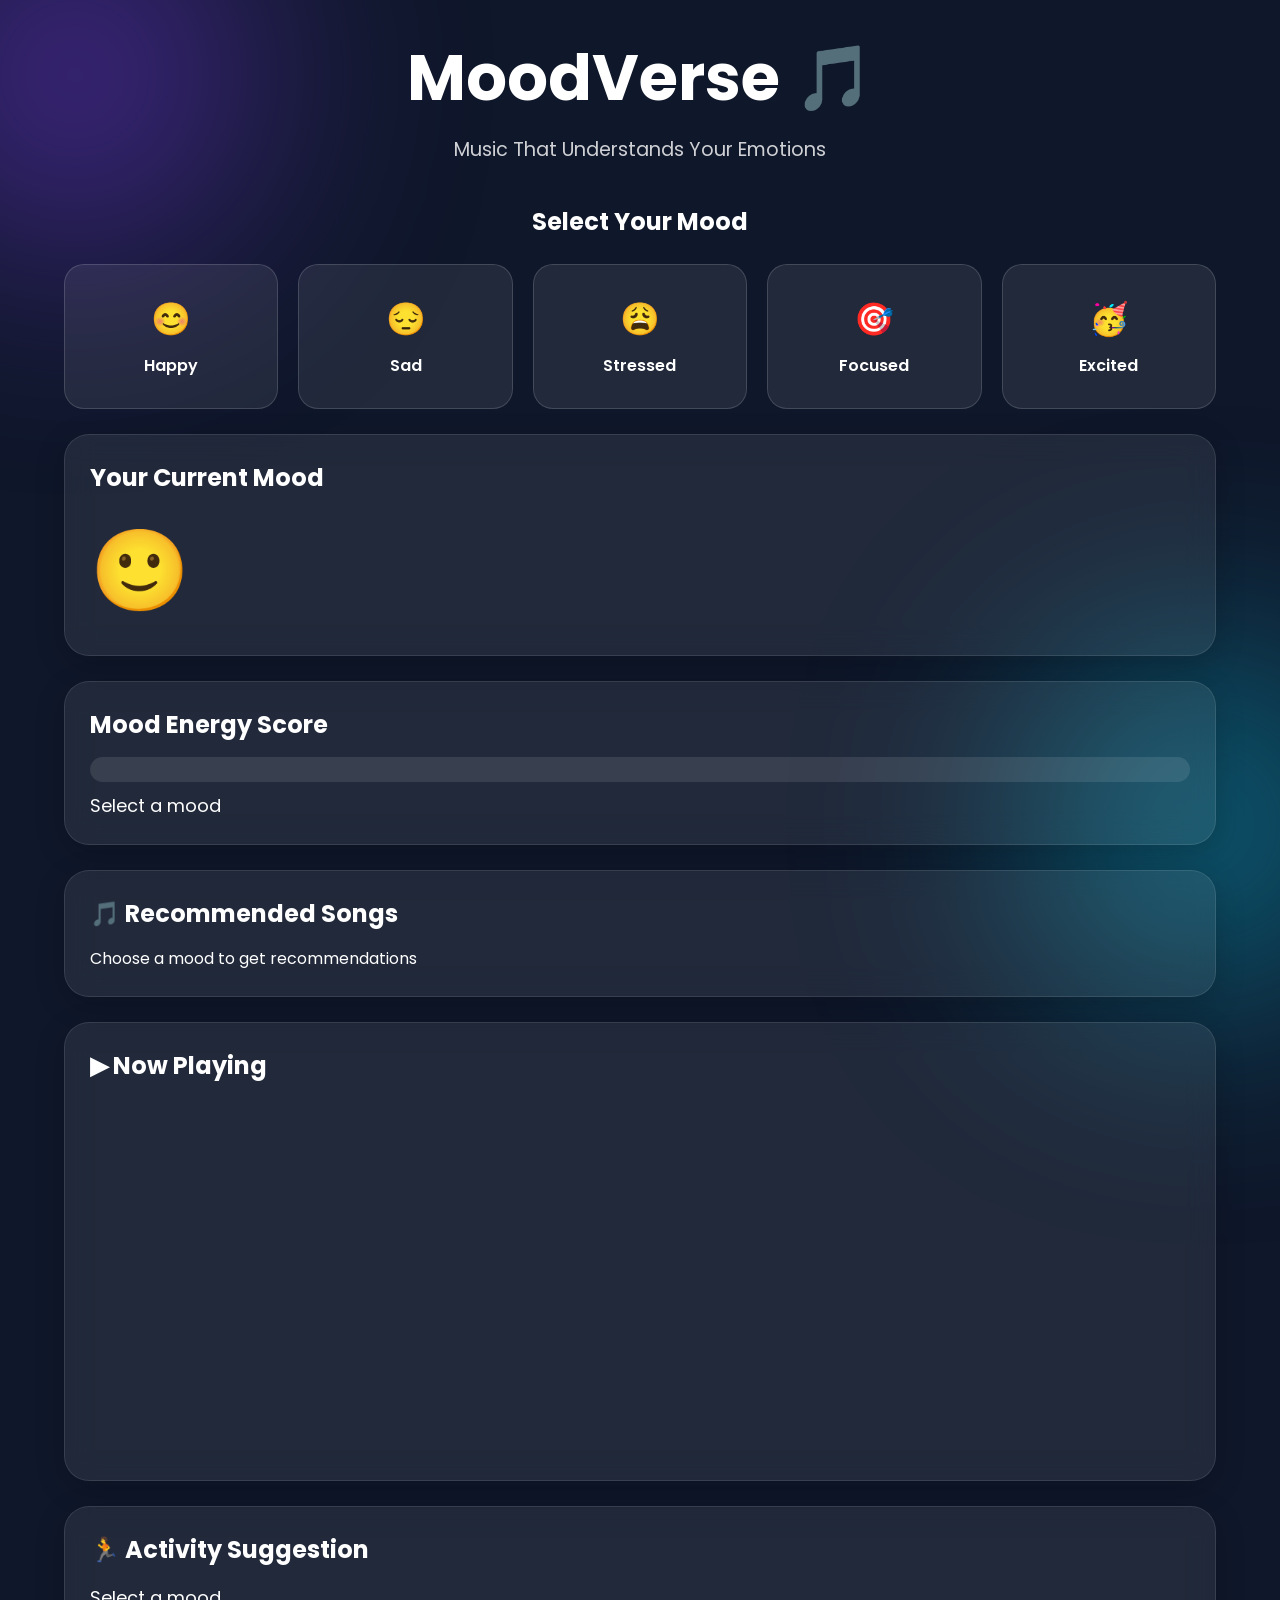
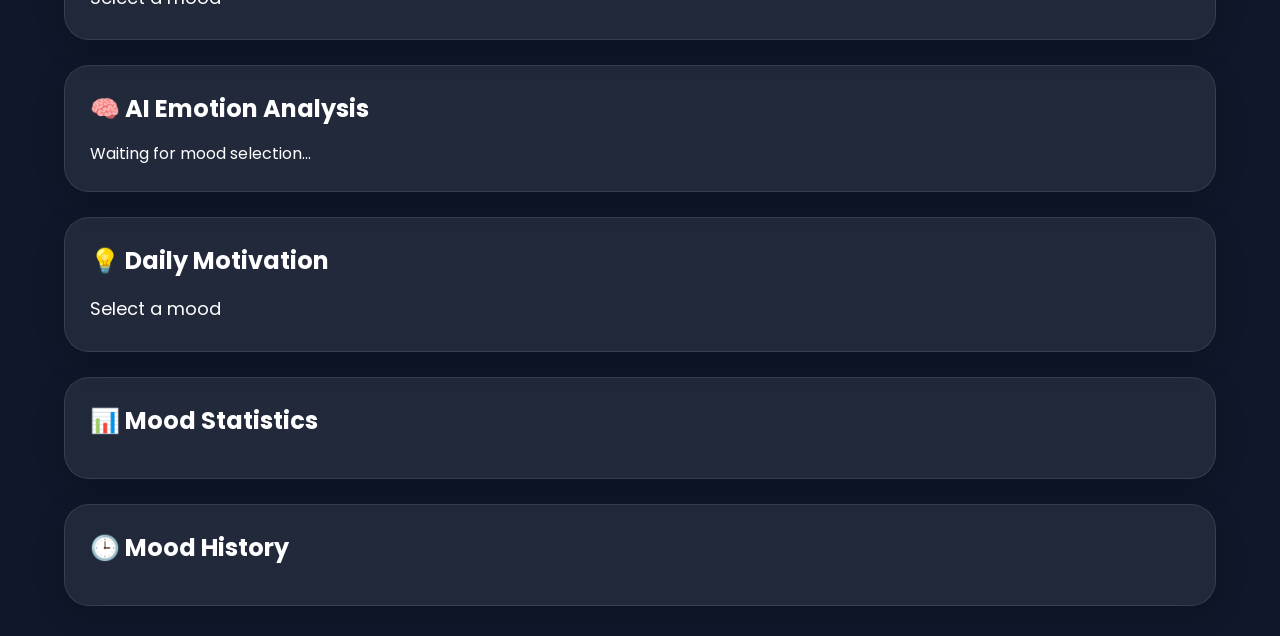
<file: moodverse.html>
<!DOCTYPE html>
<html lang="en">

<head>
    <meta charset="UTF-8">
    <meta name="viewport" content="width=device-width, initial-scale=1.0">
    <title>MoodVerse</title>

    <link rel="stylesheet" href="style.css">

    <link rel="preconnect" href="https://fonts.googleapis.com">
    <link href="https://fonts.googleapis.com/css2?family=Poppins:wght@300;400;500;600;700&display=swap"
        rel="stylesheet">
</head>

<body>

    <div id="music-notes"></div>

    <!-- Background Glow -->
    <div class="bg1"></div>
    <div class="bg2"></div>

    <div class="container">

        <!-- Hero Section -->

        <header>

            <h1>MoodVerse 🎵</h1>

            <p>
                Music That Understands Your Emotions
            </p>

        </header>

        <!-- Mood Cards -->

        <section class="mood-section">

            <h2>Select Your Mood</h2>

            <div class="mood-grid">

                <div class="mood-card happy"
                    onclick="showMood('happy')">
                    😊
                    <span>Happy</span>
                </div>

                <div class="mood-card sad"
                    onclick="showMood('sad')">
                    😔
                    <span>Sad</span>
                </div>

                <div class="mood-card stressed"
                    onclick="showMood('stressed')">
                    😩
                    <span>Stressed</span>
                </div>

                <div class="mood-card focused"
                    onclick="showMood('focused')">
                    🎯
                    <span>Focused</span>
                </div>

                <div class="mood-card excited"
                    onclick="showMood('excited')">
                    🥳
                    <span>Excited</span>
                </div>

            </div>

        </section>

        <section class="glass">

<h2>Your Current Mood</h2>

<div id="avatar">

🙂

</div>

</section>

        <!-- Mood Score -->

        <section class="glass">

            <h2>Mood Energy Score</h2>

            <div class="progress">

                <div id="progressBar"></div>

            </div>

            <p id="scoreText">
                Select a mood
            </p>

        </section>

        <!-- Songs -->

        <section class="glass">

            <h2>🎵 Recommended Songs</h2>

            <div id="songContainer">

                <p>
                    Choose a mood to get recommendations
                </p>

            </div>

        </section>

        <!-- Youtube Player -->

        <section class="glass">

            <h2>▶ Now Playing</h2>

            <iframe
                id="player"
                width="100%"
                height="350"
                src=""
                allowfullscreen>
            </iframe>

        </section>

        <!-- Activity -->

        <section class="glass">

            <h2>🏃 Activity Suggestion</h2>

            <p id="activity">

                Select a mood

            </p>

        </section>

        <section class="glass">

<h2>🧠 AI Emotion Analysis</h2>

<p id="analysis">

Waiting for mood selection...

</p>

</section>

        <!-- Quote -->

        <section class="glass">

            <h2>💡 Daily Motivation</h2>

            <p id="quote">

                Select a mood

            </p>

        </section>

        <!-- Statistics -->

        <section class="glass">

            <h2>📊 Mood Statistics</h2>

            <div id="stats"></div>

        </section>

        <!-- History -->

        <section class="glass">

            <h2>🕒 Mood History</h2>

            <ul id="history"></ul>

        </section>

    </div>

    <script src="script.js"></script>

</body>

</html>
</file>
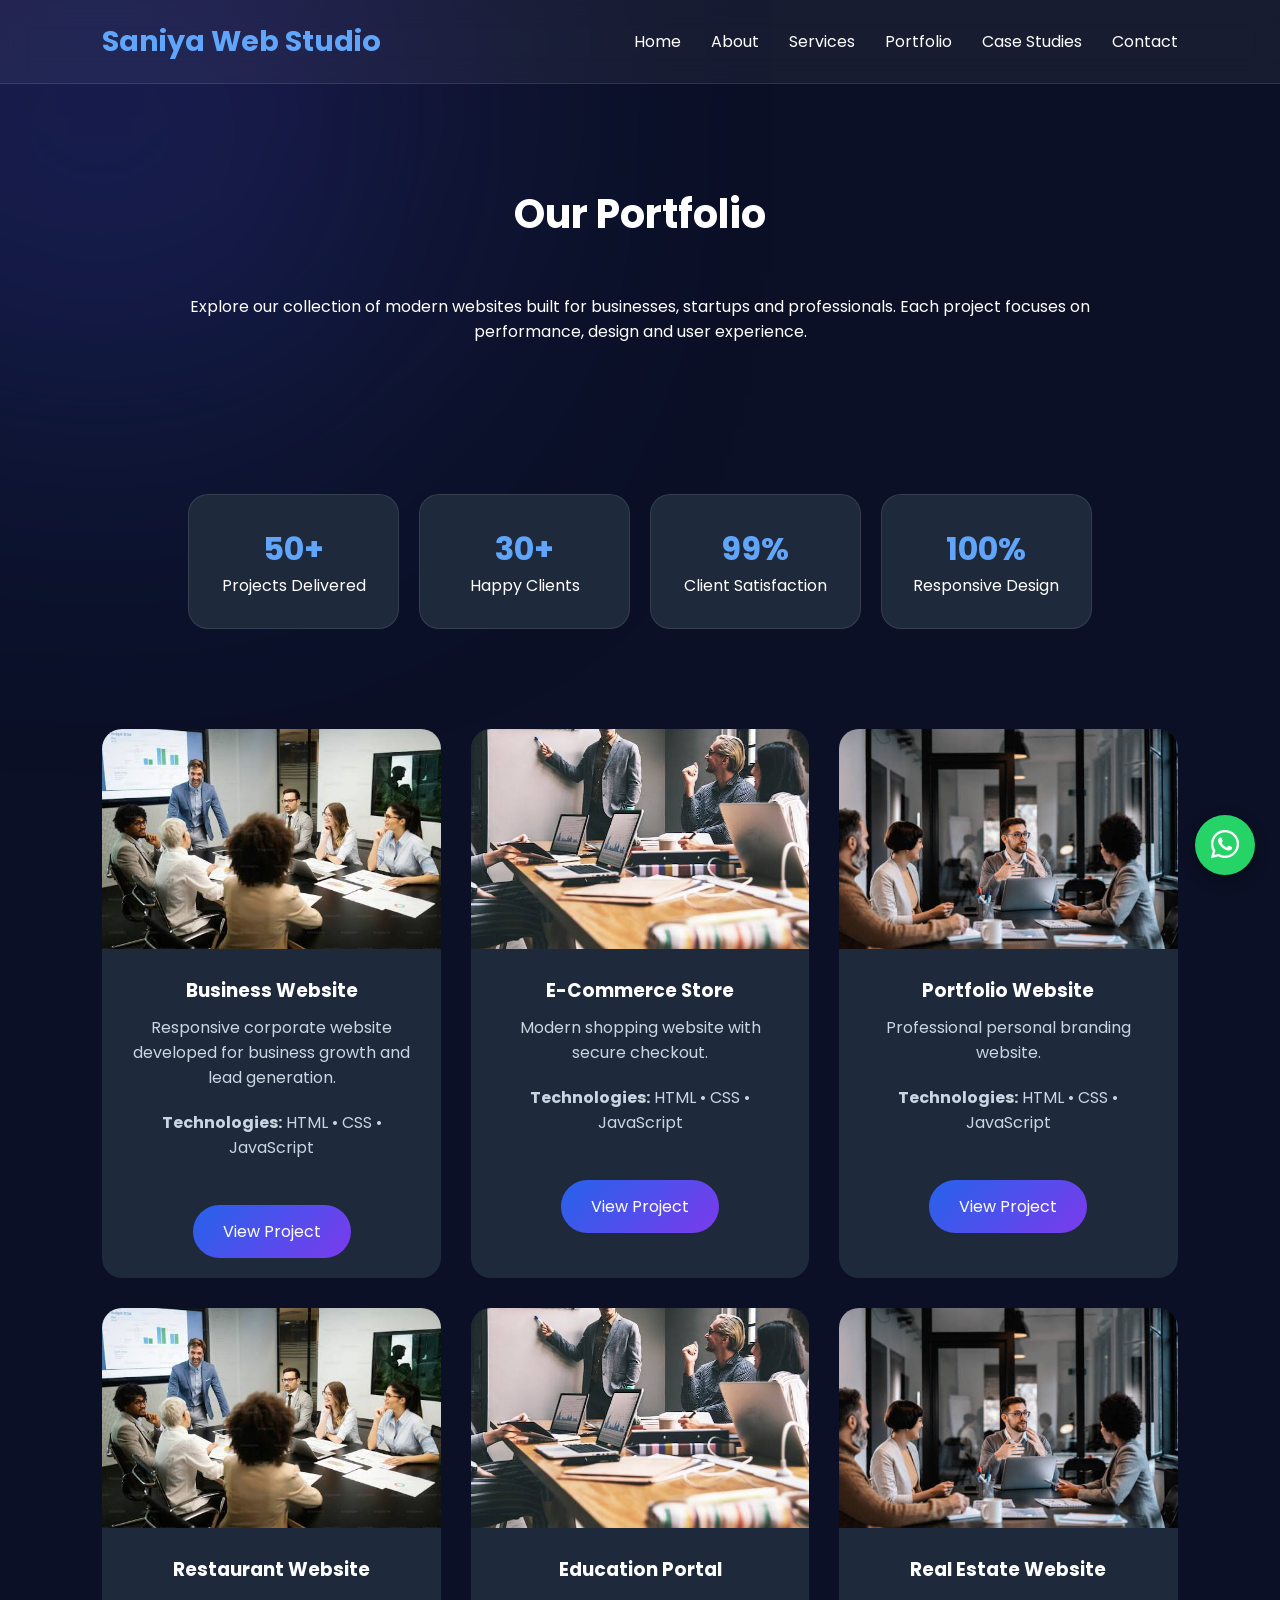
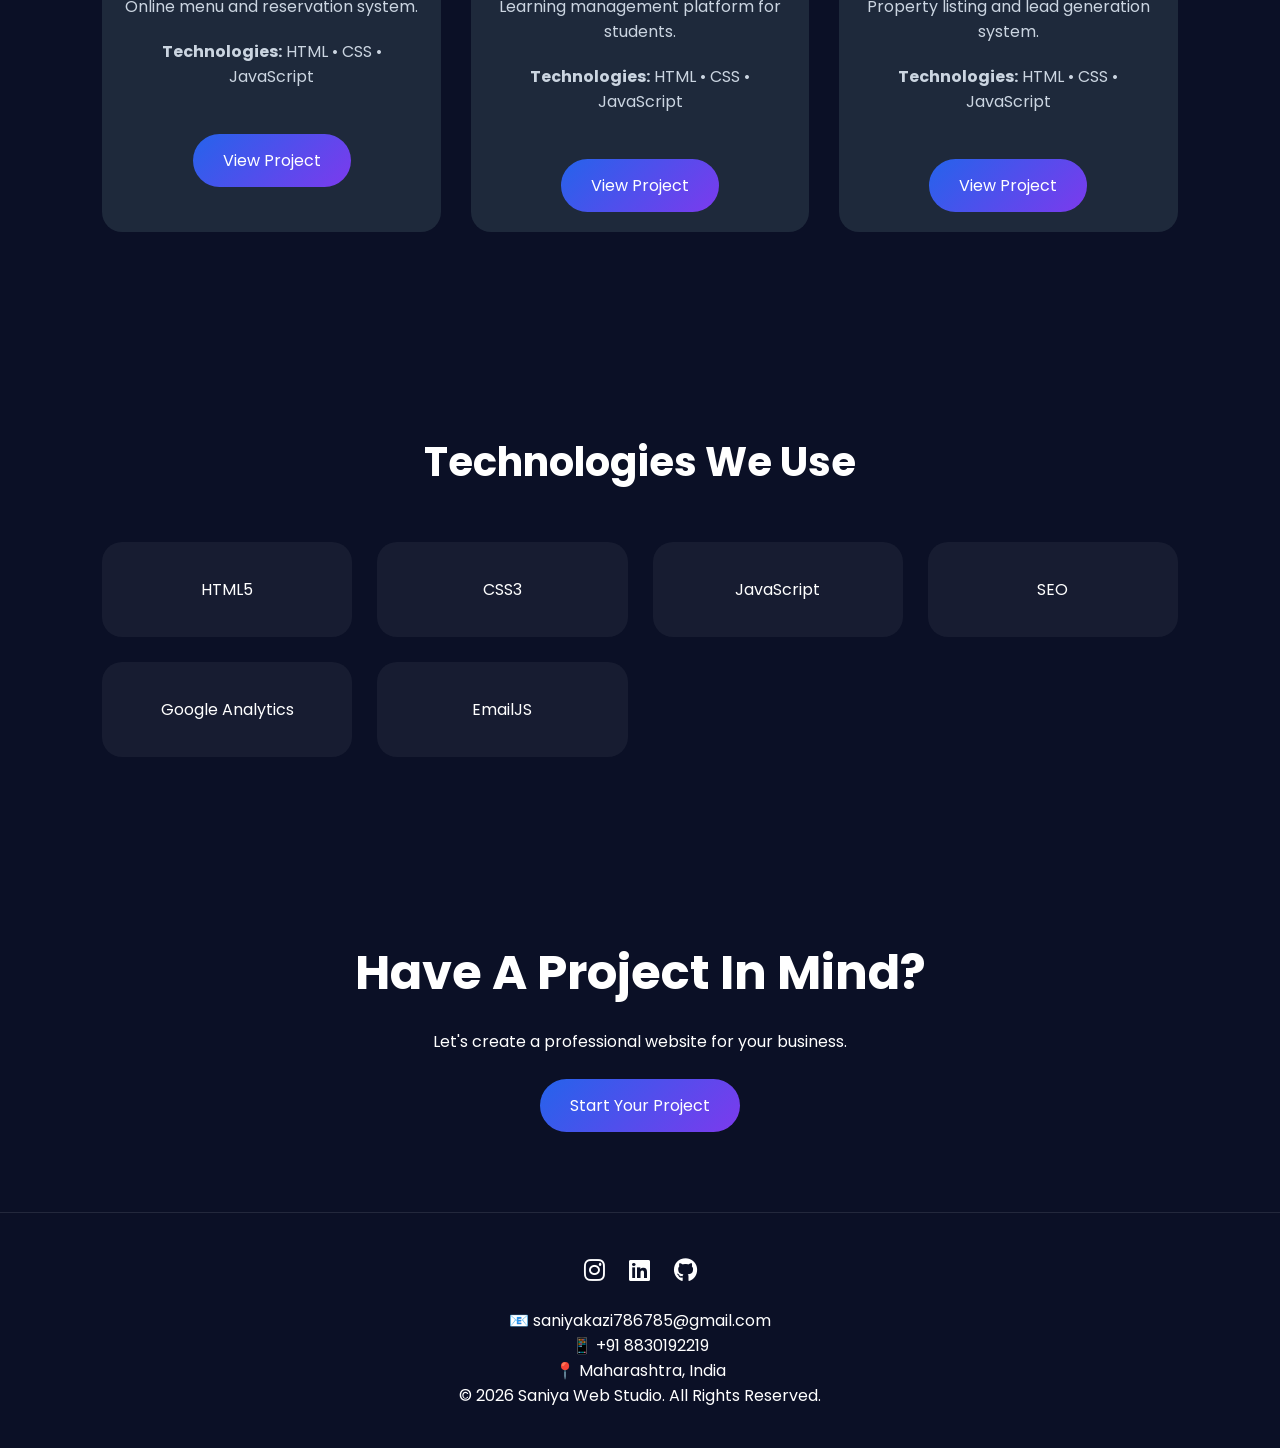
<file: portfolio.html>
<!DOCTYPE html>
<html lang="en">

<head>
    <meta charset="UTF-8">
    <meta name="viewport" content="width=device-width, initial-scale=1.0">
    <meta name="description"
content="Professional Business Portfolio Website">

<meta name="keywords"
content="Portfolio, Web Development, SEO, Freelance">

<meta name="author"
content="Saniya Kazi">

    <title>Portfolio | Saniya Web Studio</title>

    <link rel="stylesheet" href="style1.css">

    <link href="https://cdnjs.cloudflare.com/ajax/libs/font-awesome/6.5.1/css/all.min.css" rel="stylesheet">
</head>

<body>

    
    <nav class="navbar">

        <div class="logo">Saniya Web Studio</div>

        <ul class="nav-links">
            <li><a href="index.html">Home</a></li>
            <li><a href="about.html">About</a></li>
            <li><a href="services.html">Services</a></li>
            <li><a href="portfolio.html">Portfolio</a></li>
            <li><a href="case-study.html">Case Studies</a></li>
            <li><a href="contact.html">Contact</a></li>
        </ul>

    </nav>
    
<section>
<div style="text-align:center;max-width:900px;margin:auto;">

<h1 class="section-title">
Our Portfolio
</h1>

<p>
Explore our collection of modern websites built
for businesses, startups and professionals.
Each project focuses on performance, design
and user experience.
</p>

</div>
<section class="stats-section">

<div class="stat-card">
<h2>50+</h2>
<p>Projects Delivered</p>
</div>

<div class="stat-card">
<h2>30+</h2>
<p>Happy Clients</p>
</div>

<div class="stat-card">
<h2>99%</h2>
<p>Client Satisfaction</p>
</div>

<div class="stat-card">
<h2>100%</h2>
<p>Responsive Design</p>
</div>

</section>

    <div class="project-grid">

        <div class="project-card">
            <img src="images/project1.jpg" alt="Business Website">

            <div class="project-info">
                <h3>Business Website</h3>

<p>
Responsive corporate website developed
for business growth and lead generation.
</p>

<p>
<strong>Technologies:</strong>
HTML • CSS • JavaScript
</p>

<a href="case-study.html" class="btn">
View Project
</a>
            </div>
        </div>

        <div class="project-card">
            <img src="images/project2.jpg" alt="E-Commerce Website">

            <div class="project-info">
                <h3>E-Commerce Store</h3>
                <p>Modern shopping website with secure checkout.</p>

                <p>
<strong>Technologies:</strong>
HTML • CSS • JavaScript
</p>

<a href="case-study.html" class="btn">
View Project
</a>
            </div>
        </div>

        <div class="project-card">
            <img src="images/project3.jpg" alt="Portfolio Website">

            <div class="project-info">
                <h3>Portfolio Website</h3>
                <p>Professional personal branding website.</p>

               <p>
<strong>Technologies:</strong>
HTML • CSS • JavaScript
</p>

<a href="case-study.html" class="btn">
View Project
</a>
            </div>
        </div>

        <div class="project-card">
            <img src="images/project1.jpg" alt="Restaurant Website">

            <div class="project-info">
                <h3>Restaurant Website</h3>
                <p>Online menu and reservation system.</p>

               <p>
<strong>Technologies:</strong>
HTML • CSS • JavaScript
</p>

<a href="case-study.html" class="btn">
View Project
</a>
            </div>
        </div>

        <div class="project-card">
            <img src="images/project2.jpg" alt="Education Portal">

            <div class="project-info">
                <h3>Education Portal</h3>
                <p>Learning management platform for students.</p>

                <p>
<strong>Technologies:</strong>
HTML • CSS • JavaScript
</p>

<a href="case-study.html" class="btn">
View Project
</a>
            </div>
        </div>

        <div class="project-card">
            <img src="images/project3.jpg" alt="Real Estate Website">

            <div class="project-info">
                <h3>Real Estate Website</h3>
                <p>Property listing and lead generation system.</p>

               <p>
<strong>Technologies:</strong>
HTML • CSS • JavaScript
</p>

<a href="case-study.html" class="btn">
View Project
</a>
            </div>
        </div>

    </div>

</section>

<section>

<h2 class="section-title">
Technologies We Use
</h2>

<div class="service-grid">

<div class="service-card">
HTML5
</div>

<div class="service-card">
CSS3
</div>

<div class="service-card">
JavaScript
</div>

<div class="service-card">
SEO
</div>

<div class="service-card">
Google Analytics
</div>

<div class="service-card">
EmailJS
</div>

</div>

</section>


    <a href="https://wa.me/918830192219"
   class="whatsapp-float"
   target="_blank">

    <i class="fab fa-whatsapp"></i>

</a>

<section class="cta">

<h2>
Have A Project In Mind?
</h2>

<p>
Let's create a professional website for your business.
</p>

<a href="contact.html" class="btn">
Start Your Project
</a>

</section>
<!-- FOOTER -->
<footer>

    <div class="socials">


        <a href="https://www.instagram.com/itz.sanuu33?igsh=M2FmYW0yMnE4M292" target="_blank"><i class="fab fa-instagram"></i></a>

        <a href="https://www.linkedin.com/in/saniya-kazi03" target="_blank"><i class="fab fa-linkedin"></i></a>

        <a href="https://github.com/sanu0303" target="_blank"><i class="fab fa-github"></i></a>

    </div>
<div class="footer-contact">

    <p>
        📧 saniyakazi786785@gmail.com
    </p>

    <p>
        📱 +91 8830192219
    </p>

    <p>
        📍 Maharashtra, India
    </p>

</div>
    <p>© 2026 Saniya Web Studio. All Rights Reserved.</p>

</footer>
</body>

</html>
</file>
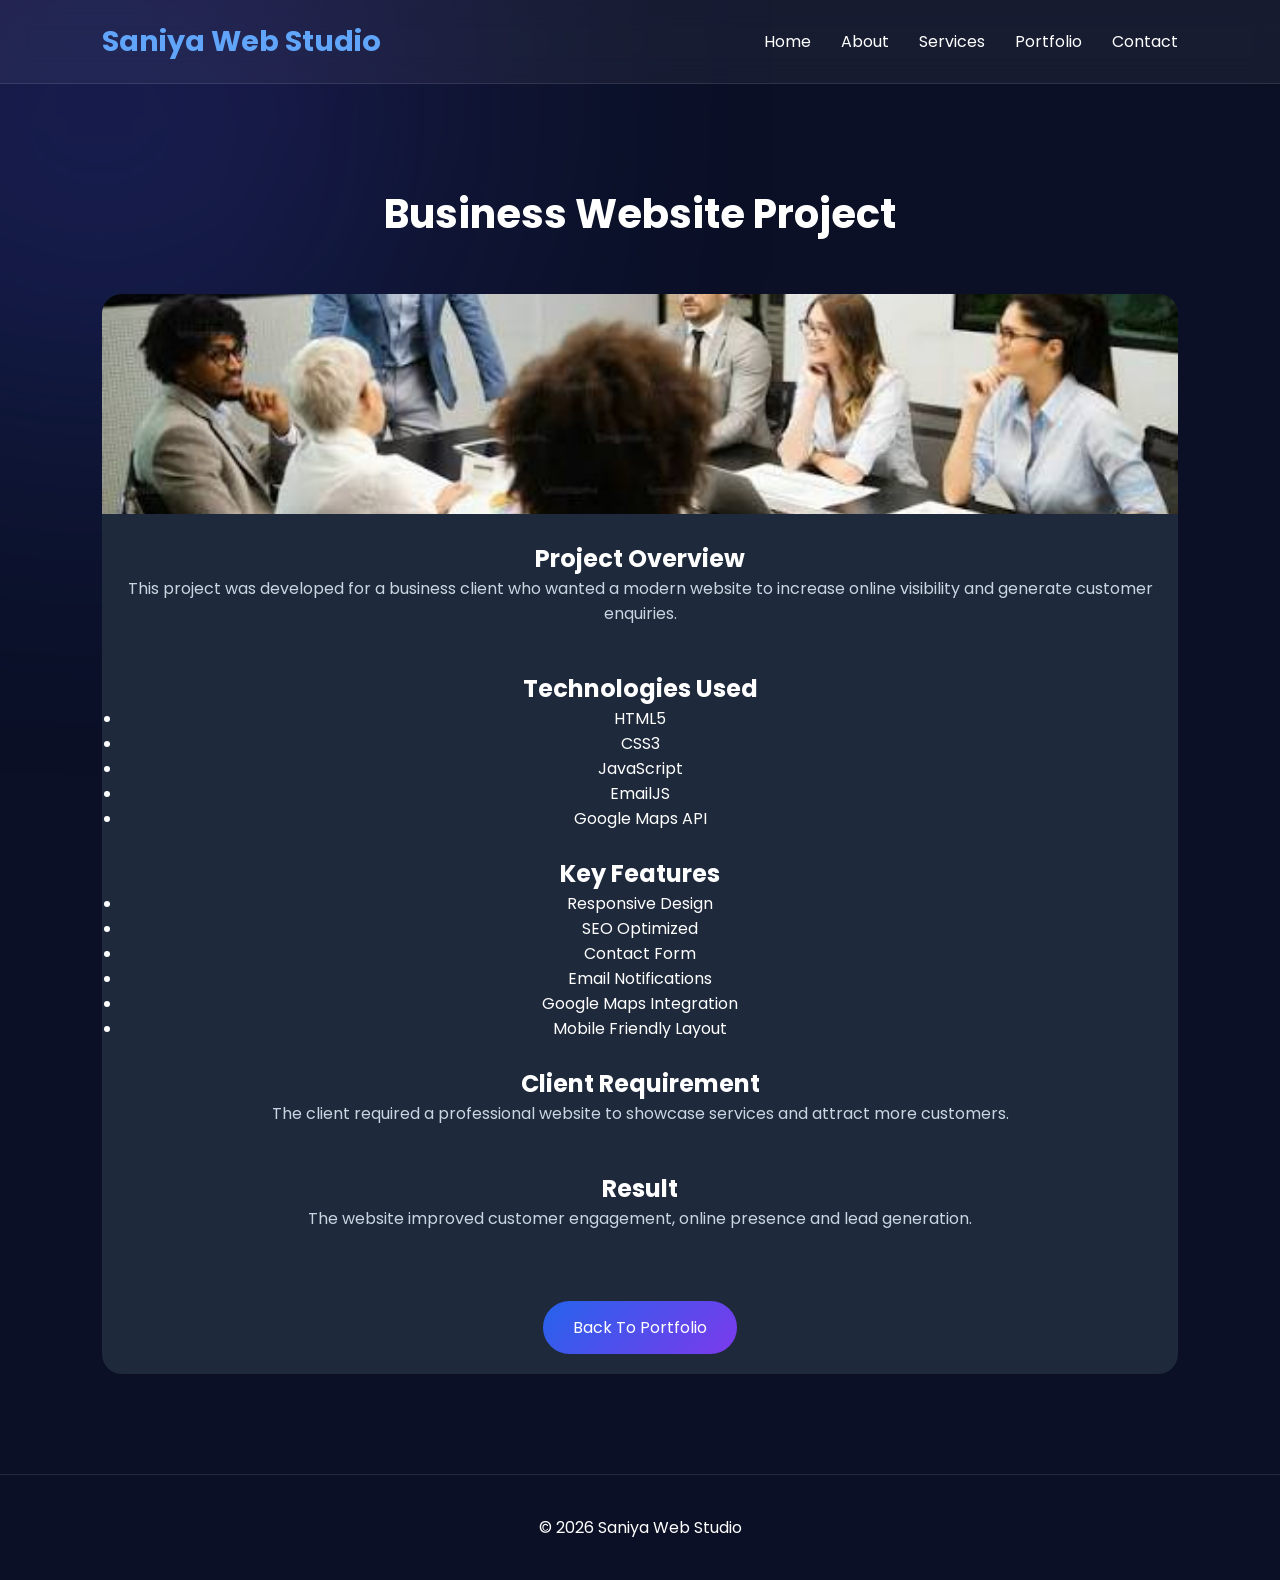
<file: project-business.html>
<!DOCTYPE html>
<html lang="en">
<head>
<meta charset="UTF-8">
<meta name="viewport" content="width=device-width, initial-scale=1.0">
<title>Project Details | Saniya Web Studio</title>
<link rel="stylesheet" href="style1.css">
</head>

<body>

<nav class="navbar">
    <div class="logo">Saniya Web Studio</div>

    <ul class="nav-links">
        <li><a href="index.html">Home</a></li>
        <li><a href="about.html">About</a></li>
        <li><a href="services.html">Services</a></li>
        <li><a href="portfolio.html">Portfolio</a></li>
        <li><a href="contact.html">Contact</a></li>
    </ul>
</nav>

<section>

    <h1 class="section-title">
        Business Website Project
    </h1>

    <div class="project-card">

        <img src="images/project1.jpg" alt="Project" height="100%" width="50%">

        <div class="project-info">

            <h2>Project Overview</h2>

            <p>
                This project was developed for a business client
                who wanted a modern website to increase online
                visibility and generate customer enquiries.
            </p>

            <br>

            <h2>Technologies Used</h2>

            <ul>
                <li>HTML5</li>
                <li>CSS3</li>
                <li>JavaScript</li>
                <li>EmailJS</li>
                <li>Google Maps API</li>
            </ul>

            <br>

            <h2>Key Features</h2>

            <ul>
                <li>Responsive Design</li>
                <li>SEO Optimized</li>
                <li>Contact Form</li>
                <li>Email Notifications</li>
                <li>Google Maps Integration</li>
                <li>Mobile Friendly Layout</li>
            </ul>

            <br>

            <h2>Client Requirement</h2>

            <p>
                The client required a professional website
                to showcase services and attract more customers.
            </p>

            <br>

            <h2>Result</h2>

            <p>
                The website improved customer engagement,
                online presence and lead generation.
            </p>

            <br>

            <a href="portfolio.html" class="btn">
                Back To Portfolio
            </a>

        </div>

    </div>

</section>

<footer>
    <p>© 2026 Saniya Web Studio</p>
</footer>

</body>
</html>
</file>
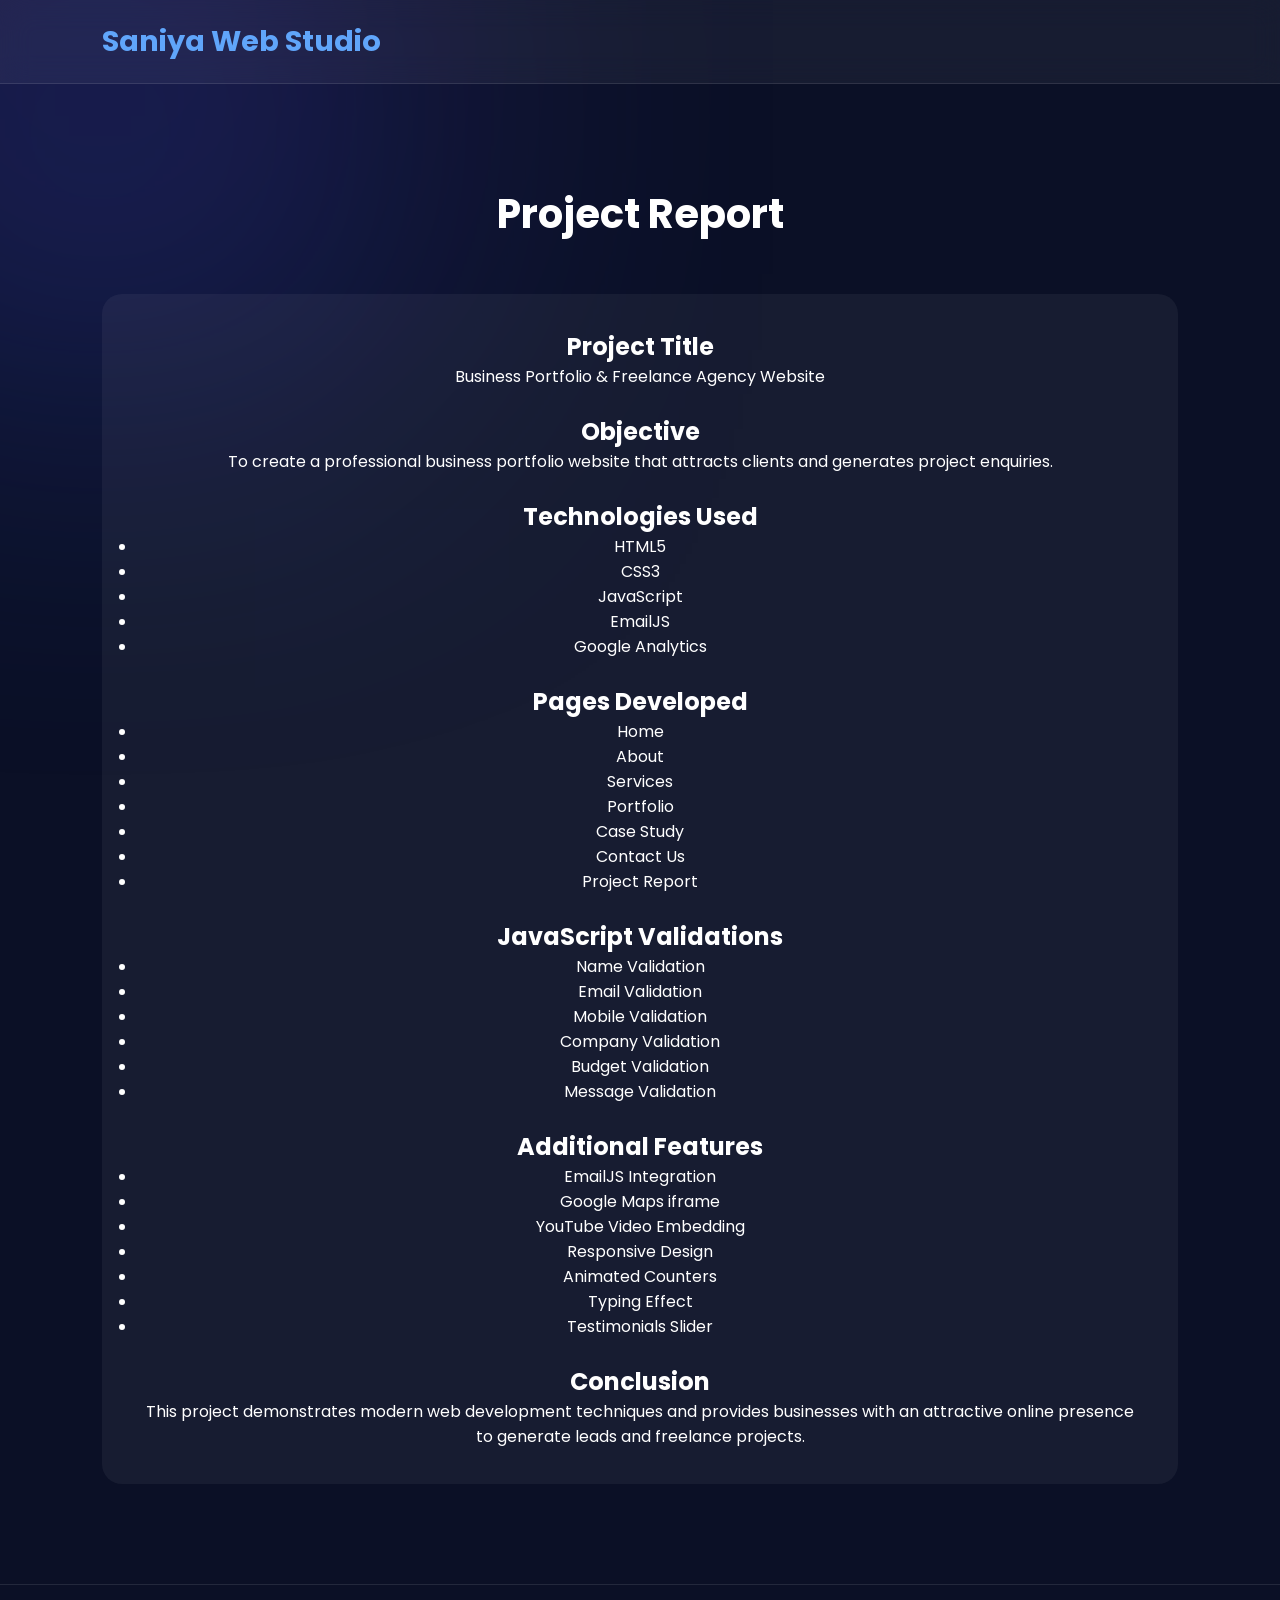
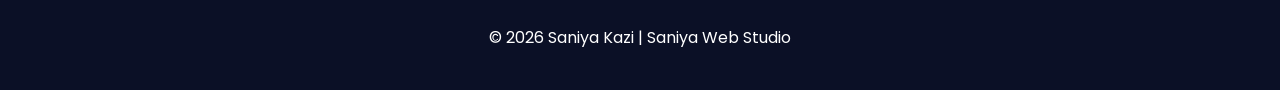
<file: report.html>
<!DOCTYPE html>
<html lang="en">
<head>
    <meta charset="UTF-8">
    <meta name="viewport" content="width=device-width, initial-scale=1.0">
<meta name="description"
content="Professional Business Portfolio Website">

<meta name="keywords"
content="Portfolio, Web Development, SEO, Freelance">

<meta name="author"
content="Your Name">

<title>Project Report</title>
<link rel="stylesheet" href="style1.css">
</head>

<body>

<nav class="navbar">
<div class="logo">Saniya Web Studio</div>
</nav>

<section>

<h1 class="section-title">Project Report</h1>

<div class="service-card">

<h2>Project Title</h2>

<p>
Business Portfolio & Freelance Agency Website
</p>

<br>

<h2>Objective</h2>

<p>
To create a professional business portfolio website
that attracts clients and generates project enquiries.
</p>

<br>

<h2>Technologies Used</h2>

<ul>
<li>HTML5</li>
<li>CSS3</li>
<li>JavaScript</li>
<li>EmailJS</li>
<li>Google Analytics</li>
</ul>

<br>

<h2>Pages Developed</h2>

<ul>
<li>Home</li>
<li>About</li>
<li>Services</li>
<li>Portfolio</li>
<li>Case Study</li>
<li>Contact Us</li>
<li>Project Report</li>
</ul>

<br>

<h2>JavaScript Validations</h2>

<ul>
<li>Name Validation</li>
<li>Email Validation</li>
<li>Mobile Validation</li>
<li>Company Validation</li>
<li>Budget Validation</li>
<li>Message Validation</li>
</ul>

<br>

<h2>Additional Features</h2>

<ul>
<li>EmailJS Integration</li>
<li>Google Maps iframe</li>
<li>YouTube Video Embedding</li>
<li>Responsive Design</li>
<li>Animated Counters</li>
<li>Typing Effect</li>
<li>Testimonials Slider</li>
</ul>

<br>

<h2>Conclusion</h2>

<p>
This project demonstrates modern web development
techniques and provides businesses with an attractive
online presence to generate leads and freelance projects.
</p>

</div>

</section>
<footer>
    © 2026 Saniya Kazi | Saniya Web Studio
</footer>

</body>
</html>
</file>
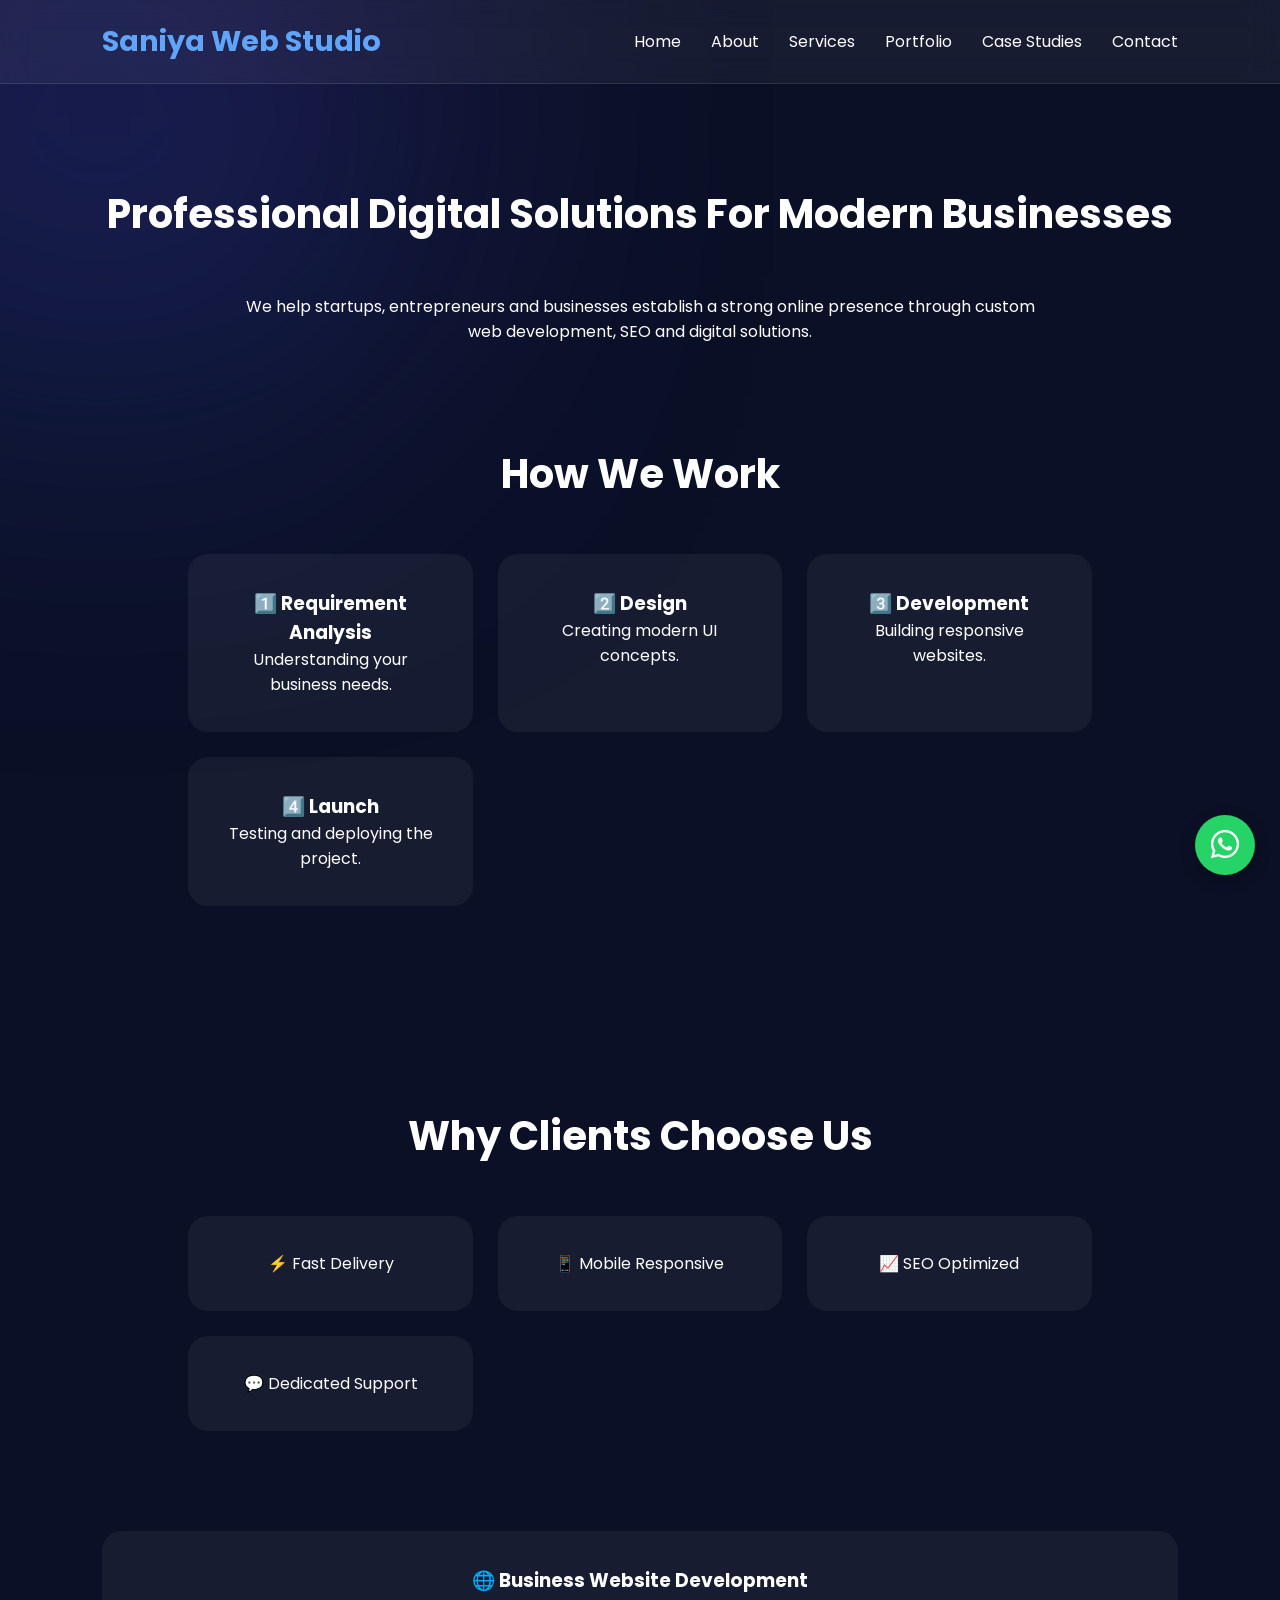
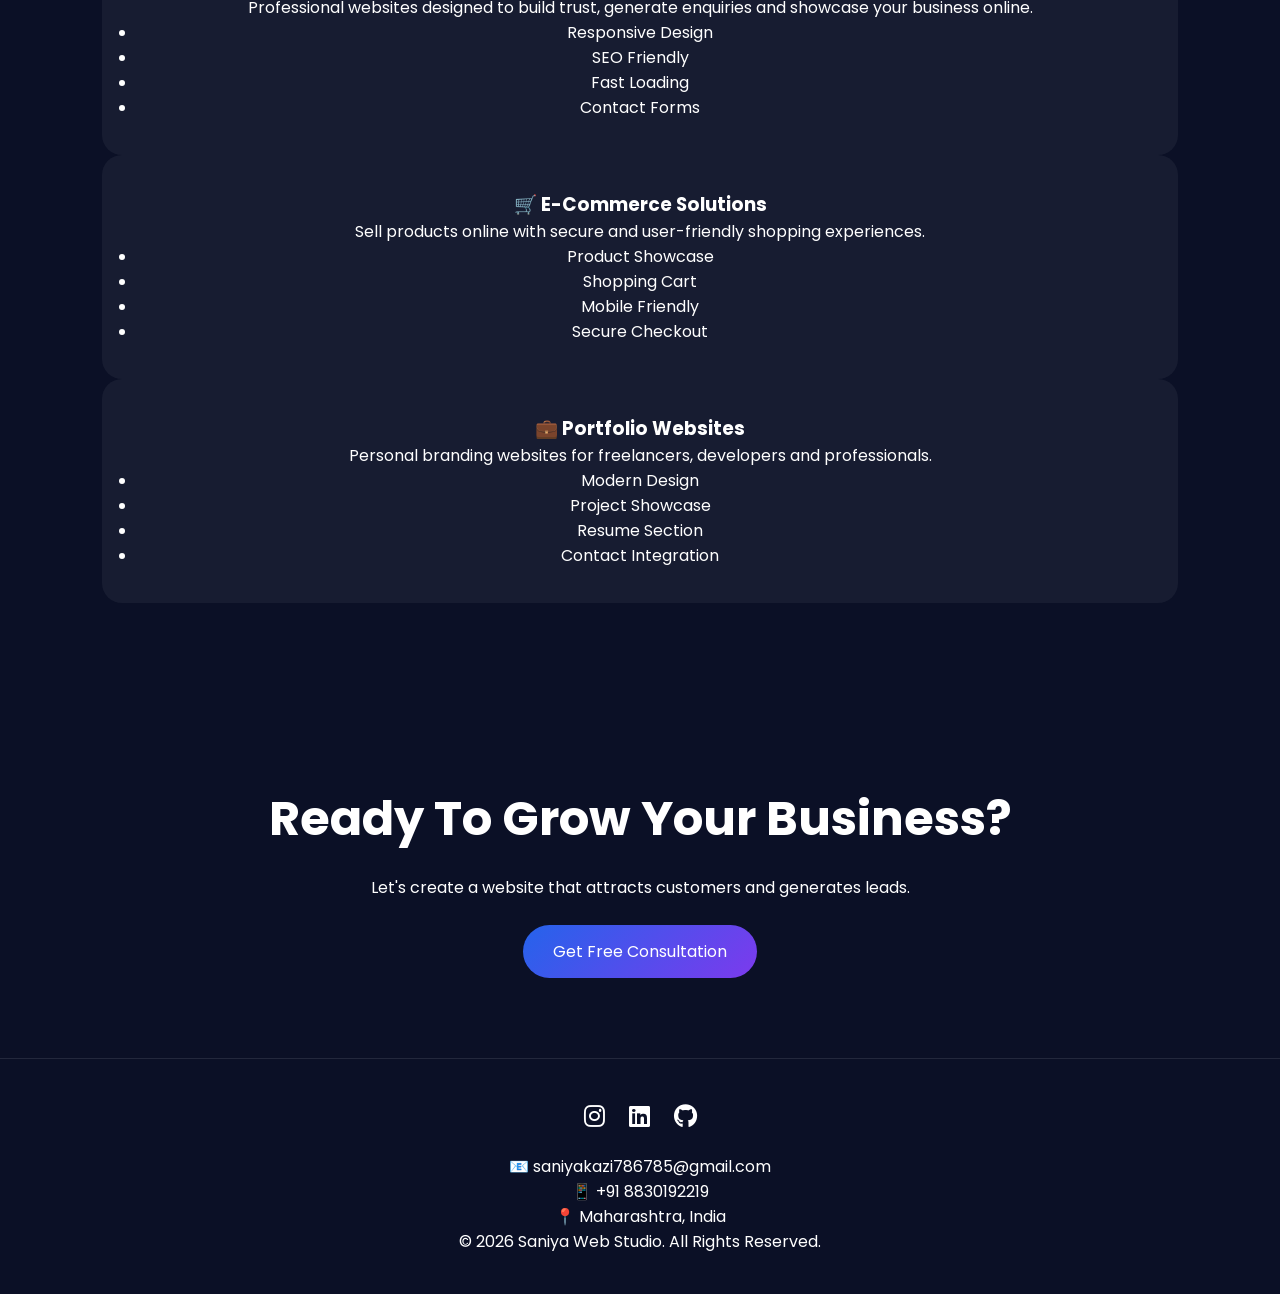
<file: services.html>
<!DOCTYPE html>
<html lang="en">

<head>
    <meta charset="UTF-8">
    <meta name="viewport" content="width=device-width, initial-scale=1.0">
    <meta name="description"
content="Professional Business Portfolio Website">

<meta name="keywords"
content="Portfolio, Web Development, SEO, Freelance">

<meta name="author"
content="Saniya Kazi">
    <title>Services | Saniya Web Studio</title>

    <link rel="stylesheet" href="style1.css">

    <link href="https://cdnjs.cloudflare.com/ajax/libs/font-awesome/6.5.1/css/all.min.css" rel="stylesheet">
</head>

<body>

    
    <nav class="navbar">

        <div class="logo">Saniya Web Studio</div>

        <ul class="nav-links">
            <li><a href="index.html">Home</a></li>
            <li><a href="about.html">About</a></li>
            <li><a href="services.html">Services</a></li>
            <li><a href="portfolio.html">Portfolio</a></li>
            <li><a href="case-study.html">Case Studies</a></li>
            <li><a href="contact.html">Contact</a></li>
        </ul>

    </nav>
    
<section>
    <h1 class="section-title">
Professional Digital Solutions For Modern Businesses
</h1>

<p style="text-align:center;max-width:800px;margin:auto;">
We help startups, entrepreneurs and businesses establish
a strong online presence through custom web development,
SEO and digital solutions.
</p>
<section>

<h2 class="section-title">
How We Work
</h2>

<div class="service-grid">

<div class="service-card">
<h3>1️⃣ Requirement Analysis</h3>
<p>Understanding your business needs.</p>
</div>

<div class="service-card">
<h3>2️⃣ Design</h3>
<p>Creating modern UI concepts.</p>
</div>

<div class="service-card">
<h3>3️⃣ Development</h3>
<p>Building responsive websites.</p>
</div>

<div class="service-card">
<h3>4️⃣ Launch</h3>
<p>Testing and deploying the project.</p>
</div>

</div>

</section>

<section>

<h2 class="section-title">
Why Clients Choose Us
</h2>

<div class="service-grid">

<div class="service-card">
⚡ Fast Delivery
</div>

<div class="service-card">
📱 Mobile Responsive
</div>

<div class="service-card">
📈 SEO Optimized
</div>

<div class="service-card">
💬 Dedicated Support
</div>

</div>

</section>

<div class="service-card">

<h3>🌐 Business Website Development</h3>

<p>
Professional websites designed to build trust,
generate enquiries and showcase your business online.
</p>

<ul>
<li>Responsive Design</li>
<li>SEO Friendly</li>
<li>Fast Loading</li>
<li>Contact Forms</li>
</ul>

</div>

       <div class="service-card">

<h3>🛒 E-Commerce Solutions</h3>

<p>
Sell products online with secure and user-friendly
shopping experiences.
</p>

<ul>
<li>Product Showcase</li>
<li>Shopping Cart</li>
<li>Mobile Friendly</li>
<li>Secure Checkout</li>
</ul>

</div>

        <div class="service-card">

<h3>💼 Portfolio Websites</h3>

<p>
Personal branding websites for freelancers,
developers and professionals.
</p>

<ul>
<li>Modern Design</li>
<li>Project Showcase</li>
<li>Resume Section</li>
<li>Contact Integration</li>
</ul>

</div>

        
    </div>
</section>


    <a href="https://wa.me/918830192219"
   class="whatsapp-float"
   target="_blank">

    <i class="fab fa-whatsapp"></i>

</a>

<section class="cta">

<h2>
Ready To Grow Your Business?
</h2>

<p>
Let's create a website that attracts customers and generates leads.
</p>

<a href="contact.html" class="btn">
Get Free Consultation
</a>

</section>
<!-- FOOTER -->
<footer>

    <div class="socials">


        <a href="https://www.instagram.com/itz.sanuu33?igsh=M2FmYW0yMnE4M292" target="_blank"><i class="fab fa-instagram"></i></a>

        <a href="https://www.linkedin.com/in/saniya-kazi03" target="_blank"><i class="fab fa-linkedin"></i></a>

        <a href="https://github.com/sanu0303" target="_blank"><i class="fab fa-github"></i></a>

    </div>
<div class="footer-contact">

    <p>
        📧 saniyakazi786785@gmail.com
    </p>

    <p>
        📱 +91 8830192219
    </p>

    <p>
        📍 Maharashtra, India
    </p>

</div>
    <p>© 2026 Saniya Web Studio. All Rights Reserved.</p>

</footer>
</body>

</html>
</file>
<file: style1.css>
/* Google Fonts */
@import url('https://fonts.googleapis.com/css2?family=Poppins:wght@300;400;500;600;700;800&display=swap');

*{
    margin:0;
    padding:0;
    box-sizing:border-box;
    font-family:'Poppins',sans-serif;
}

html{
    scroll-behavior:smooth;
}

body{
    background:#0f172a;
    color:#fff;
    overflow-x:hidden;
}

/* Gradient Background */
body::before{
    content:'';
    position:fixed;
    width:500px;
    height:500px;
    background:linear-gradient(#7c3aed,#2563eb);
    filter:blur(180px);
    top:-150px;
    left:-150px;
    z-index:-1;
    opacity:.35;
}

/* Navbar */
.navbar{
    display:flex;
    justify-content:space-between;
    align-items:center;
    padding:20px 8%;
    position:sticky;
    top:0;
    backdrop-filter:blur(15px);
    background:rgba(255,255,255,.05);
    border-bottom:1px solid rgba(255,255,255,.1);
    z-index:1000;
}

.logo{
    font-size:1.8rem;
    font-weight:700;
    color:#60a5fa;
}

.nav-links{
    display:flex;
    list-style:none;
    gap:30px;
}

.nav-links a{
    color:white;
    text-decoration:none;
    transition:.3s;
}

.nav-links a:hover{
    color:#60a5fa;
}

/* Hero */
.hero{
    min-height:100vh;
    display:flex;
    justify-content:center;
    align-items:center;
    text-align:center;
    padding:0 10%;
}

.hero-content h1{
    font-size:4rem;
    margin-bottom:20px;
}

.hero-content h2{
    color:#60a5fa;
    margin-bottom:20px;
}

.hero-content p{
    max-width:700px;
    margin:auto;
    line-height:1.8;
    color:#cbd5e1;
}

/* Buttons */
.btn,
.btn-secondary{
    display:inline-block;
    margin-top:25px;
    padding:14px 30px;
    border-radius:50px;
    text-decoration:none;
    transition:.4s;
}

.btn{
    background:linear-gradient(135deg,#2563eb,#7c3aed);
    color:white;
}

.btn:hover{
    transform:translateY(-5px);
}

.btn-secondary{
    border:2px solid #60a5fa;
    color:white;
    margin-left:15px;
}

.btn-secondary:hover{
    background:#60a5fa;
}

/* Section */
section{
    padding:100px 8%;
}

.section-title{
    text-align:center;
    font-size:2.5rem;
    margin-bottom:50px;
}

/* Stats */
.stats{
    display:grid;
    grid-template-columns:repeat(auto-fit,minmax(220px,1fr));
    gap:25px;
}

.stat-card{
    background:rgba(255,255,255,.05);
    backdrop-filter:blur(15px);
    border:1px solid rgba(255,255,255,.1);
    padding:30px;
    border-radius:20px;
    text-align:center;
}

.stat-card h2{
    color:#60a5fa;
    font-size:2.5rem;
}

/* Services */
.service-grid{
    display:grid;
    grid-template-columns:repeat(auto-fit,minmax(250px,1fr));
    gap:25px;
}

.service-card{
    background:rgba(255,255,255,.05);
    padding:35px;
    border-radius:20px;
    text-align:center;
    transition:.4s;
}

.service-card:hover{
    transform:translateY(-10px);
}

.service-card i{
    font-size:3rem;
    color:#60a5fa;
    margin-bottom:20px;
}

/* Projects */
.project-grid{
    display:grid;
    grid-template-columns:repeat(auto-fit,minmax(300px,1fr));
    gap:30px;
}

.project-card{
    overflow:hidden;
    border-radius:20px;
    background:#1e293b;
    transition:.4s;
}

.project-card:hover{
    transform:translateY(-10px);
}

.project-card img{
    width:100%;
    height:220px;
    object-fit:cover;
}

.project-info{
    padding:20px;
}

/* Video */
.video-section{
    text-align:center;
}

.video-section iframe{
    width:100%;
    max-width:900px;
    height:500px;
    border:none;
    border-radius:20px;
}

/* Testimonials */
.testimonial{
    display:none;
    text-align:center;
    font-size:1.2rem;
    padding:40px;
}

.testimonial.active{
    display:block;
}

/* CTA */
.cta{
    text-align:center;
}

.cta h2{
    font-size:2.5rem;
    margin-bottom:25px;
}

/* Footer */
footer{
    padding:40px;
    text-align:center;
    border-top:1px solid rgba(255,255,255,.1);
}

.socials{
    margin-bottom:20px;
}

.socials a{
    color:white;
    font-size:1.5rem;
    margin:0 10px;
}

.socials a:hover{
    color:#60a5fa;
}

/* Responsive */
@media(max-width:768px){

    .hero-content h1{
        font-size:2.5rem;
    }

    .navbar{
        flex-direction:column;
        gap:20px;
    }

    .nav-links{
        flex-wrap:wrap;
        justify-content:center;
    }

    .video-section iframe{
        height:250px;
    }
}

.about-container{
    display:flex;
    align-items:center;
    gap:50px;
    flex-wrap:wrap;
}

.about-image{
    flex:1;
    min-width:300px;
}

.about-image img{
    width:100%;
    border-radius:20px;
}

.about-content{
    flex:1;
    min-width:300px;
}

.about-content h2{
    margin-bottom:20px;
    color:#60a5fa;
}

.about-content p{
    margin-bottom:15px;
    line-height:1.8;
    color:#cbd5e1;
}

.service-card{
    cursor:pointer;
}

.service-card:hover{
    box-shadow: 0 0 25px rgba(96,165,250,0.4);
}

.project-card{
    position:relative;
}

.project-info{
    text-align:center;
}

.project-info h3{
    margin-bottom:10px;
}

.project-info p{
    margin-bottom:20px;
    color:#cbd5e1;
}

.project-card img{
    transition:.5s;
}

.project-card:hover img{
    transform:scale(1.05);
}

.contact-form{
    max-width:700px;
    margin:auto;
    display:flex;
    flex-direction:column;
    gap:20px;
}

.contact-form input,
.contact-form textarea{
    padding:15px;
    border:none;
    border-radius:10px;
    background:#1e293b;
    color:white;
}

.contact-form input:focus,
.contact-form textarea:focus{
    outline:2px solid #60a5fa;
}

#errorMsg{
    text-align:center;
    margin-top:20px;
    font-weight:600;
}

.gradient-text{
background:linear-gradient(90deg,#60a5fa,#a855f7);
-webkit-background-clip:text;
-webkit-text-fill-color:transparent;
}

.whatsapp-float{
    position:fixed;
    width:60px;
    height:60px;
    bottom:25px;
    right:25px;
    background:#25D366;
    color:white;
    border-radius:50%;
    text-align:center;
    font-size:32px;
    line-height:60px;
    box-shadow:0 5px 15px rgba(0,0,0,.3);
    z-index:9999;
    transition:.3s;
}

.whatsapp-float:hover{
    transform:scale(1.1);
}

.hero{
    min-height:90vh;
    display:flex;
    align-items:center;
}

.hero-content{
    display:flex;
    justify-content:space-between;
    align-items:center;
    gap:50px;
}

.hero-text{
    flex:1;
}

.hero-text h1{
    font-size:4rem;
    line-height:1.2;
    margin-bottom:20px;
}

.hero-text span{
    color:#60a5fa;
}

.hero-text p{
     flex:1;
    max-width:600px;
}

.hero-image{
    flex:1;
    text-align:center;
}

.hero-image img{
    width:380px;
    border-radius:30px;
    box-shadow:0 0 40px rgba(96,165,250,.4);
}

.hero-buttons{
     margin-top:35px;
}

.secondary-btn{
    background:transparent;
    border:2px solid #60a5fa;
}

.tag{
    display:inline-block;
    background:#1e293b;
    padding:10px 20px;
    border-radius:30px;
    margin-bottom:20px;
}

.stats-section{
    display:grid;
    grid-template-columns:repeat(4,1fr);
    gap:20px;
    margin-top:50px;
}

.stat-card{
    background:#1e293b;
    padding:30px;
    border-radius:20px;
    text-align:center;
}

.stat-card h2{
    font-size:2rem;
    color:#60a5fa;
}

.cta{
    text-align:center;
    padding:80px 20px;
}

.cta h2{
    font-size:3rem;
    margin-bottom:20px;
}

.hero-image img{
    width:400px;
    border-radius:25px;
    border:4px solid #60a5fa;
    box-shadow:0 20px 60px rgba(0,0,0,.4);
}

.whatsapp-float{
    animation: pulse 2s infinite;
}

@keyframes pulse{

0%{
transform:scale(1);
}

50%{
transform:scale(1.1);
}

100%{
transform:scale(1);
}

}

.about-image img{
    width:100%;
    max-width:450px;
    border-radius:20px;
    box-shadow:0 15px 40px rgba(0,0,0,.3);
}

.about-container{
    display:flex;
    align-items:center;
    justify-content:space-between;
    gap:50px;
    flex-wrap:wrap;
}

.about-content{
    flex:1;
}

.about-content h2{
    font-size:2.2rem;
    margin-bottom:20px;
}

.project-card{
    overflow:hidden;
    transition:.4s;
}

.project-card:hover{
    transform:translateY(-10px);
}

.project-card img{
    transition:.4s;
}

.project-card:hover img{
    transform:scale(1.05);
}

#successMsg{
    color:#22c55e;
    text-align:center;
    margin-top:15px;
}

.hero-text{
    animation: slideLeft 1s ease;
}

.hero-image{
    animation: slideRight 1s ease;
}

@keyframes slideLeft{
    from{
        opacity:0;
        transform:translateX(-80px);
    }
    to{
        opacity:1;
        transform:translateX(0);
    }
}

@keyframes slideRight{
    from{
        opacity:0;
        transform:translateX(80px);
    }
    to{
        opacity:1;
        transform:translateX(0);
    }
}

.service-card{
    transition:0.4s;
}

.service-card:hover{
    transform:translateY(-10px);
    box-shadow:0 15px 35px rgba(0,0,0,0.2);
}

.project-card{
    overflow:hidden;
    transition:0.4s;
}

.project-card img{
    transition:0.5s;
}

.project-card:hover img{
    transform:scale(1.08);
}

.project-card:hover{
    transform:translateY(-10px);
}

.btn{
    transition:0.4s;
}

.btn:hover{
    transform:translateY(-3px);
    box-shadow:0 0 20px rgba(72,149,239,0.6);
}

.stat-card{
    animation: floatCard 3s infinite ease-in-out;
}

@keyframes floatCard{
    0%{
        transform:translateY(0);
    }
    50%{
        transform:translateY(-10px);
    }
    100%{
        transform:translateY(0);
    }
}

.whatsapp-float{
    animation: pulse 2s infinite;
}

@keyframes pulse{
    0%{
        transform:scale(1);
    }
    50%{
        transform:scale(1.15);
    }
    100%{
        transform:scale(1);
    }
}

.hero{
    background: linear-gradient(
        135deg,
        #0f172a,
        #111827,
        #1e3a8a
    );
}

.service-card,
.project-card{
    transition: all 0.4s ease;
}

.service-card:hover,
.project-card:hover{
    transform: translateY(-10px);
    box-shadow: 0 15px 30px rgba(0,0,0,0.2);
}

.project-card{
    overflow:hidden;
}

.project-card img{
    transition: transform 0.5s ease;
}

.project-card:hover img{
    transform: scale(1.08);
}

.theme-btn{
    background:#4f8cff;
    color:white;
    border:none;
    padding:10px 15px;
    border-radius:50px;
    cursor:pointer;
    font-size:18px;
}

/* Light Mode */
body{
    background:#0b1026;
    color:white;
    transition:0.4s;
}

body.light-mode{
    background:white;
    color:black;
}

#themeBtn{
    padding:10px 15px;
    border:none;
    border-radius:50px;
    cursor:pointer;
    font-size:18px;
    margin-left:20px;
}

/* LIGHT MODE */

body.light-mode{
    background:#ffffff !important;
    color:#111 !important;
}

body.light-mode .navbar{
    background:#ffffff !important;
    box-shadow:0 2px 10px rgba(0,0,0,0.1);
}

body.light-mode .logo,
body.light-mode .nav-links a,
body.light-mode h1,
body.light-mode h2,
body.light-mode h3,
body.light-mode p{
    color:#111 !important;
}

body.light-mode .hero{
    background:#f8fafc !important;
}

body.light-mode .service-card,
body.light-mode .project-card,
body.light-mode .stat-card{
    background:white !important;
    color:#111 !important;
    border:1px solid #ddd;
}

body.light-mode footer{
    background:#f1f5f9 !important;
}
</file>
<file: style.css>
*{
margin:0;
padding:0;
box-sizing:border-box;
font-family:'Poppins',sans-serif;
}

body{
background:#0f172a;
color:white;
overflow-x:hidden;
min-height:100vh;
position:relative;
}

.container{
width:90%;
max-width:1200px;
margin:auto;
padding:30px 0;
position:relative;
z-index:2;
}

header{
text-align:center;
margin-bottom:40px;
}

header h1{
font-size:4rem;
font-weight:700;
margin-bottom:10px;
}

header p{
font-size:1.2rem;
opacity:.8;
}

.bg1{
position:fixed;
width:350px;
height:350px;
background:#7c3aed;
border-radius:50%;
filter:blur(120px);
top:-100px;
left:-100px;
opacity:.5;
z-index:0;
}

.bg2{
position:fixed;
width:350px;
height:350px;
background:#06b6d4;
border-radius:50%;
filter:blur(120px);
bottom:-100px;
right:-100px;
opacity:.5;
z-index:0;
}

.glass{
background:rgba(255,255,255,0.08);
backdrop-filter:blur(15px);
border:1px solid rgba(255,255,255,0.1);
padding:25px;
margin-top:25px;
border-radius:25px;
box-shadow:0 8px 30px rgba(0,0,0,.2);
}

.glass h2{
margin-bottom:15px;
}

.mood-section{
text-align:center;
margin-bottom:20px;
}

.mood-section h2{
margin-bottom:25px;
}

.mood-grid{
display:grid;
grid-template-columns:repeat(auto-fit,minmax(140px,1fr));
gap:20px;
}

.mood-card{
background:rgba(255,255,255,.08);
border:1px solid rgba(255,255,255,.15);
border-radius:20px;
padding:30px;
cursor:pointer;
transition:.4s;
font-size:2rem;
display:flex;
flex-direction:column;
align-items:center;
gap:10px;
}

.mood-card span{
font-size:1rem;
font-weight:600;
}

.mood-card:hover{
transform:translateY(-8px) scale(1.05);
box-shadow:0 0 25px rgba(255,255,255,.3);
}

.happy:hover{
box-shadow:0 0 30px #f59e0b;
}

.sad:hover{
box-shadow:0 0 30px #3b82f6;
}

.stressed:hover{
box-shadow:0 0 30px #10b981;
}

.focused:hover{
box-shadow:0 0 30px #8b5cf6;
}

.excited:hover{
box-shadow:0 0 30px #ec4899;
}

.progress{
width:100%;
height:25px;
background:rgba(255,255,255,.1);
border-radius:30px;
overflow:hidden;
margin-top:10px;
}

#progressBar{
height:100%;
width:0%;
border-radius:30px;
transition:1s;
background:linear-gradient(
90deg,
#7c3aed,
#06b6d4
);
}

#scoreText{
margin-top:10px;
font-size:18px;
}

.song-card{
background:rgba(255,255,255,.08);
border:1px solid rgba(255,255,255,.1);
padding:18px;
margin:12px 0;
border-radius:15px;
cursor:pointer;
transition:.3s;
display:flex;
justify-content:space-between;
align-items:center;
}

.song-card:hover{
transform:scale(1.02);
background:rgba(255,255,255,.15);
}

.song-title{
font-weight:600;
}

.play-btn{
padding:8px 15px;
border-radius:10px;
border:none;
cursor:pointer;
font-weight:bold;
}

iframe{
border:none;
border-radius:15px;
}

#activity,
#quote{
font-size:18px;
line-height:1.8;
}

#history{
list-style:none;
}

#history li{
padding:10px;
margin-top:10px;
background:rgba(255,255,255,.08);
border-radius:10px;
}

.stat-box{
padding:12px;
margin-top:10px;
background:rgba(255,255,255,.08);
border-radius:10px;
}

@media(max-width:768px){

header h1{
font-size:2.5rem;
}

.mood-card{
padding:20px;
}

iframe{
height:250px;
}

}

#music-notes{
position:fixed;
top:0;
left:0;
width:100%;
height:100%;
pointer-events:none;
overflow:hidden;
z-index:1;
}

.note{
position:absolute;
font-size:24px;
animation:floatUp 6s linear forwards;
opacity:.8;
}

@keyframes floatUp{
0%{
transform:translateY(100vh);
opacity:0;
}
20%{
opacity:1;
}
100%{
transform:translateY(-120px);
opacity:0;
}
}

.song-card{

animation:slideIn .6s ease;

}

@keyframes slideIn{

from{

opacity:0;

transform:translateX(-40px);

}

to{

opacity:1;

transform:translateX(0);

}

}

#avatar{

font-size:80px;

animation:pulse 2s infinite;

}

@keyframes pulse{

0%{
transform:scale(1);
}

50%{
transform:scale(1.15);
}

100%{
transform:scale(1);
}

}
</file>
